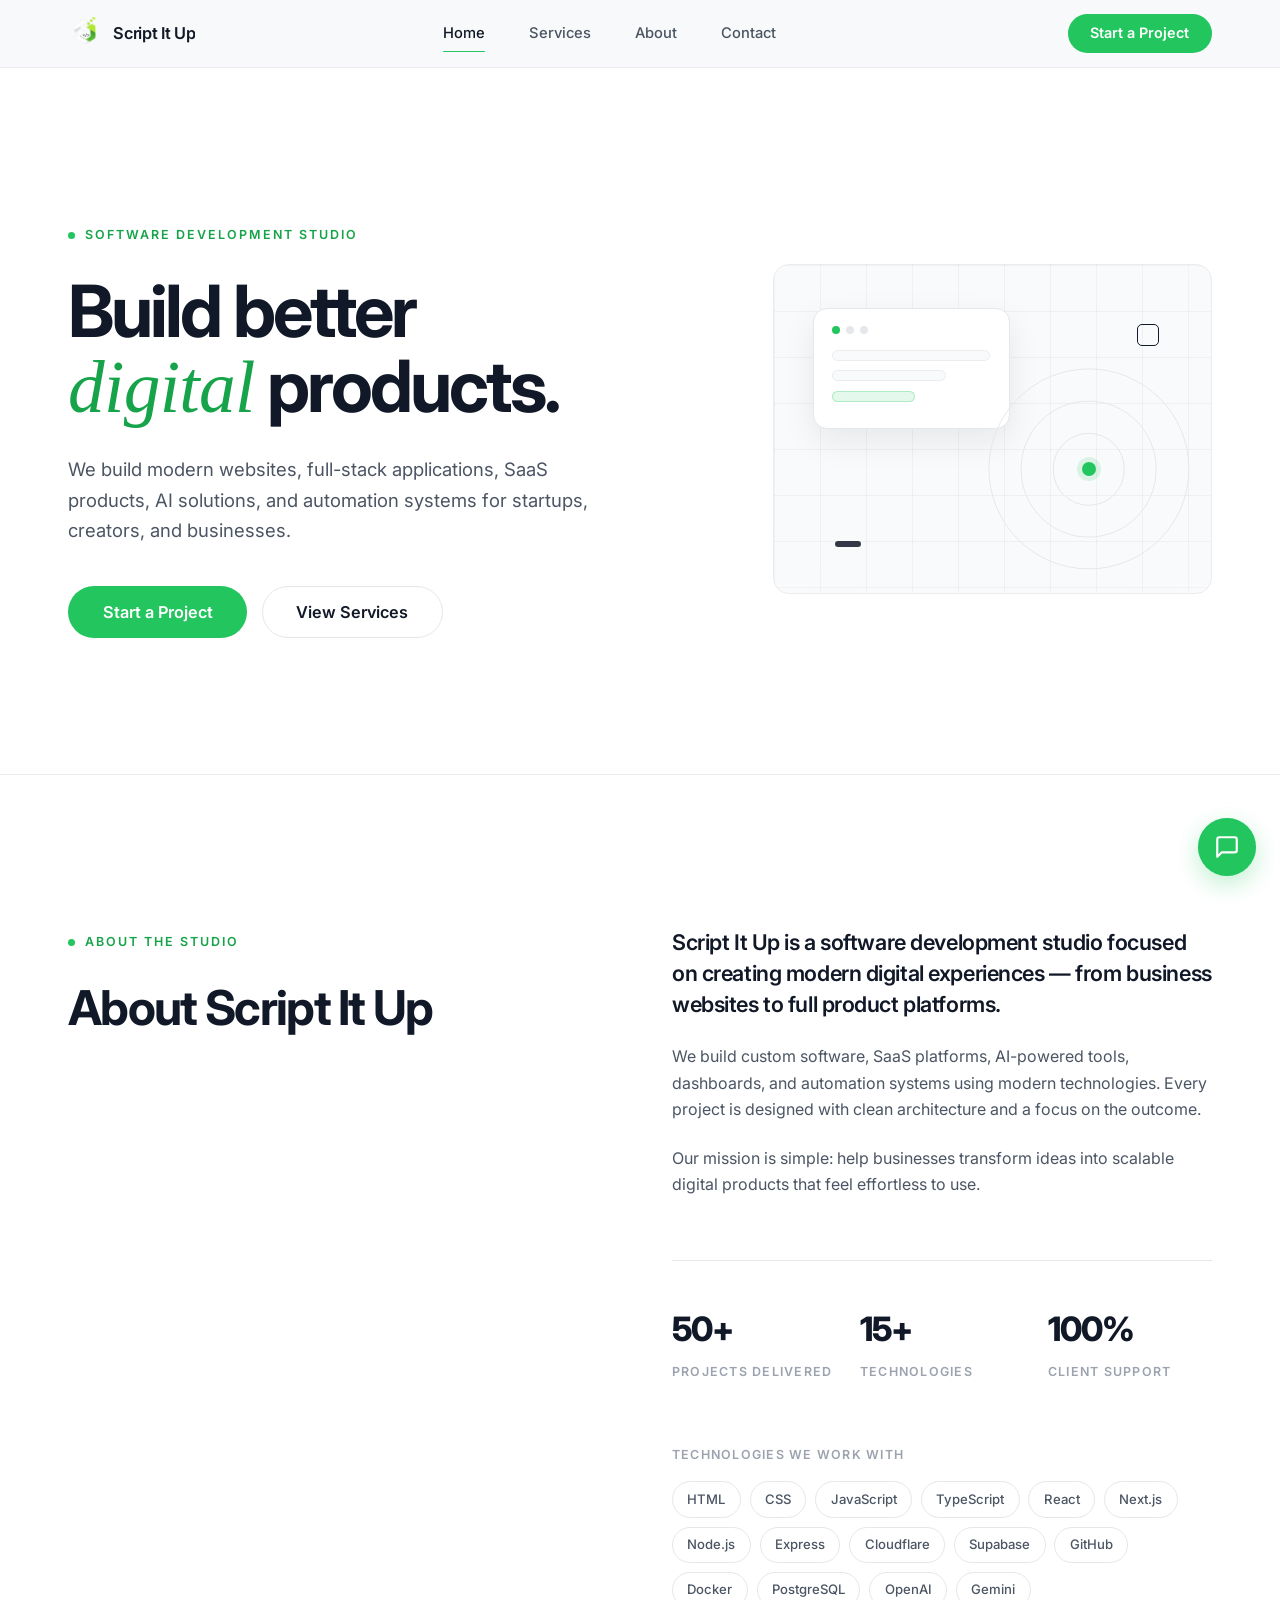
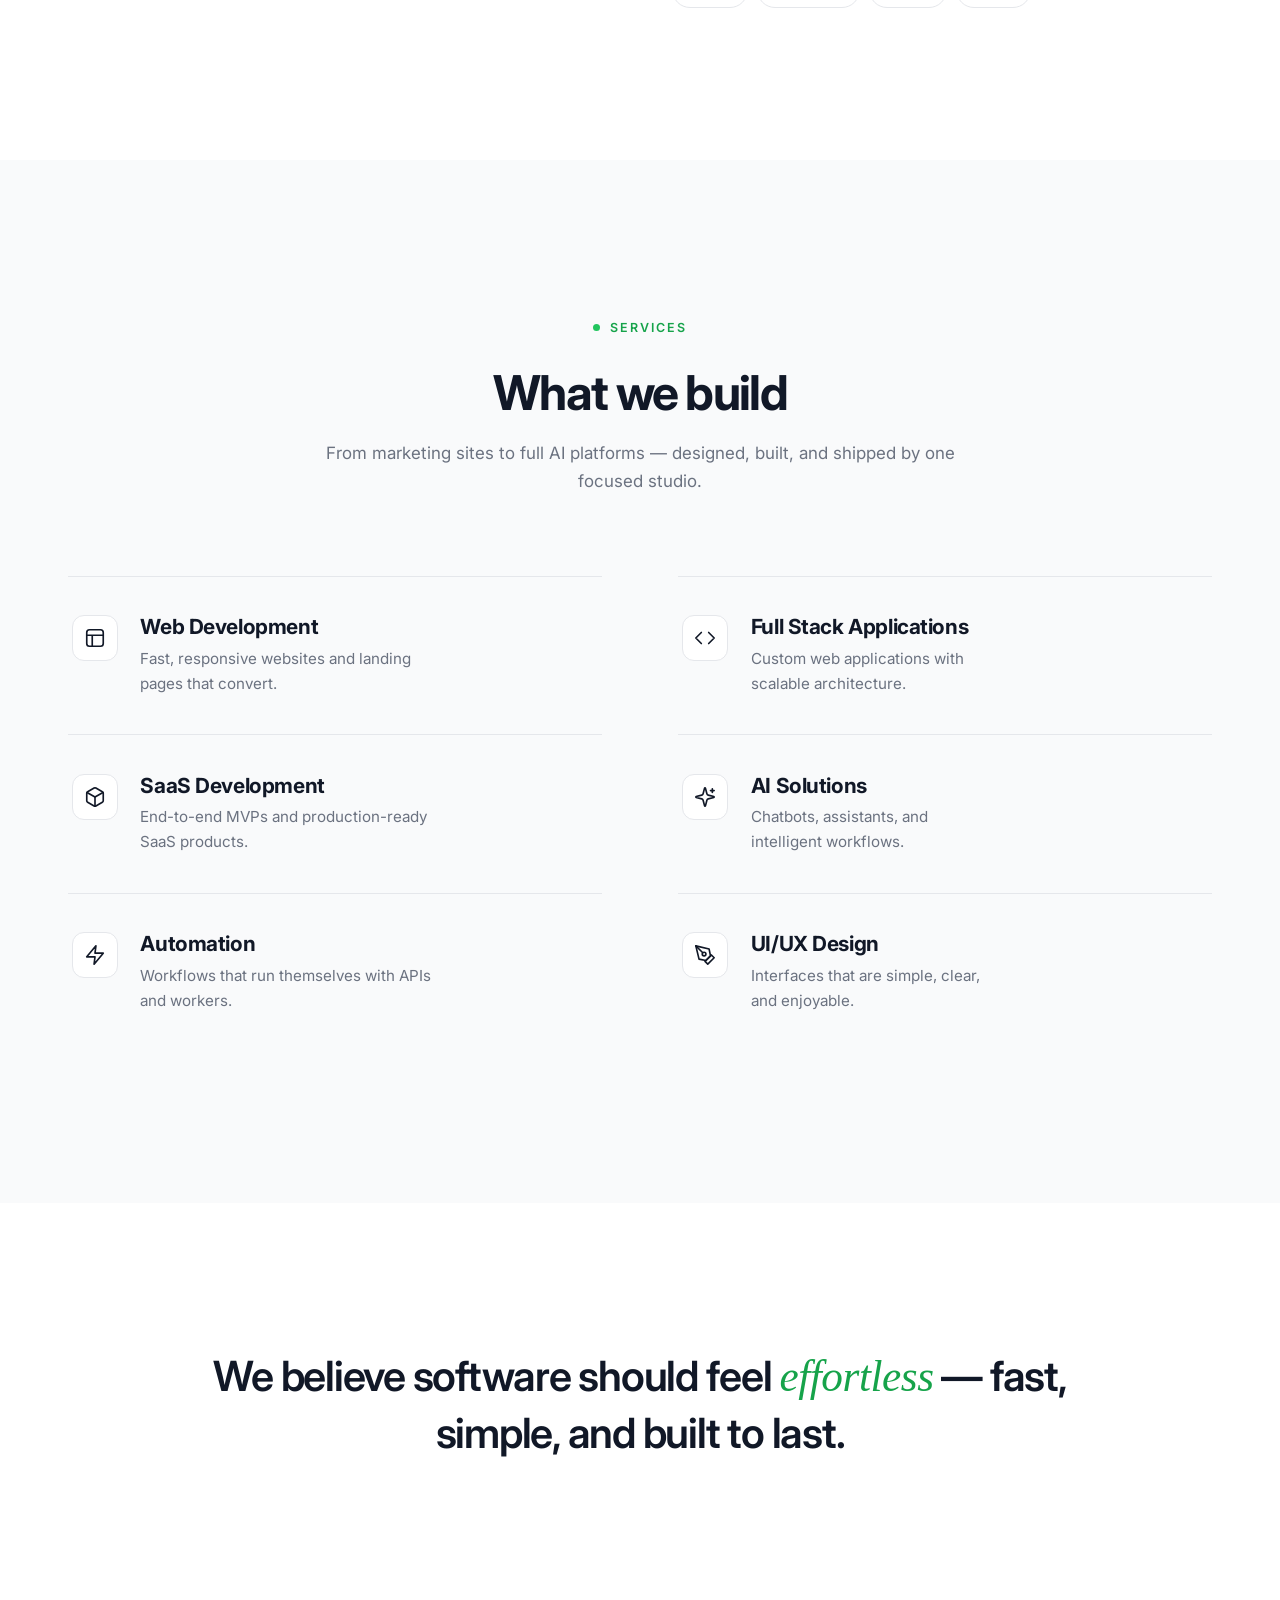
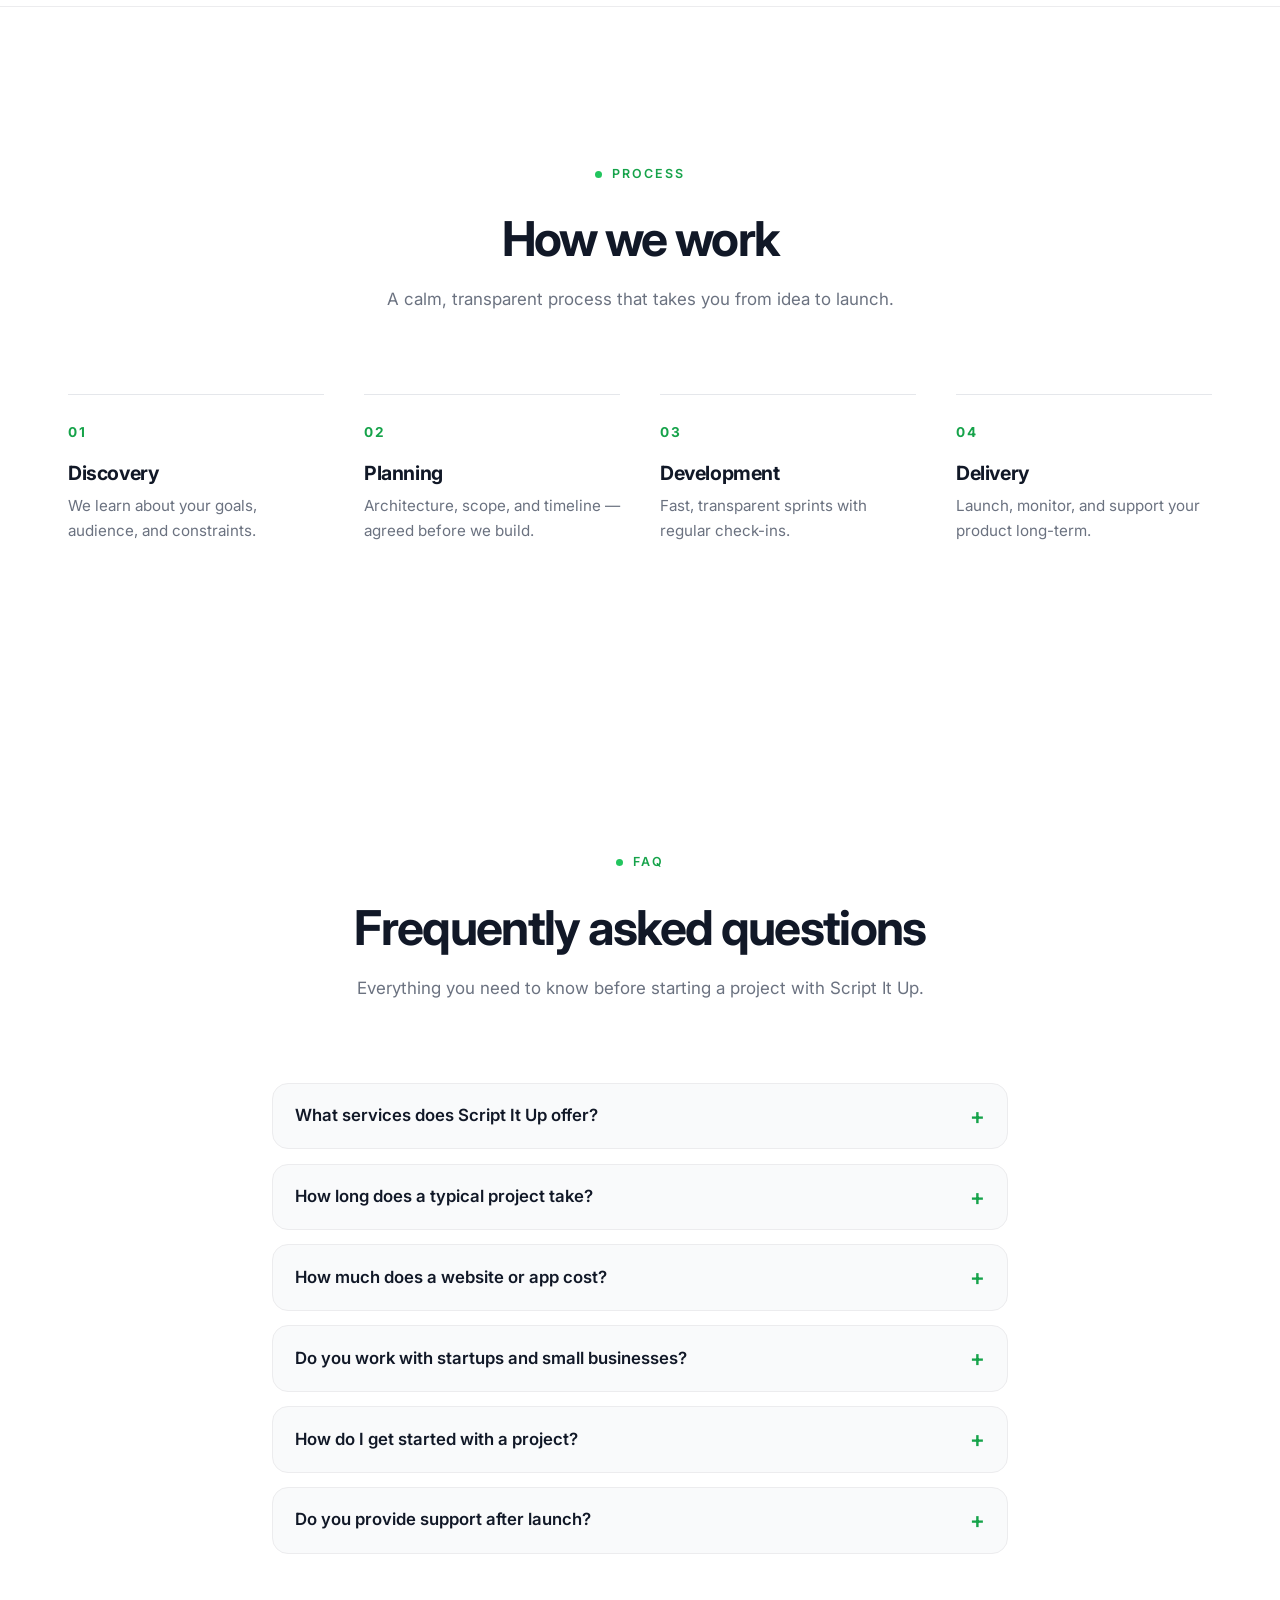
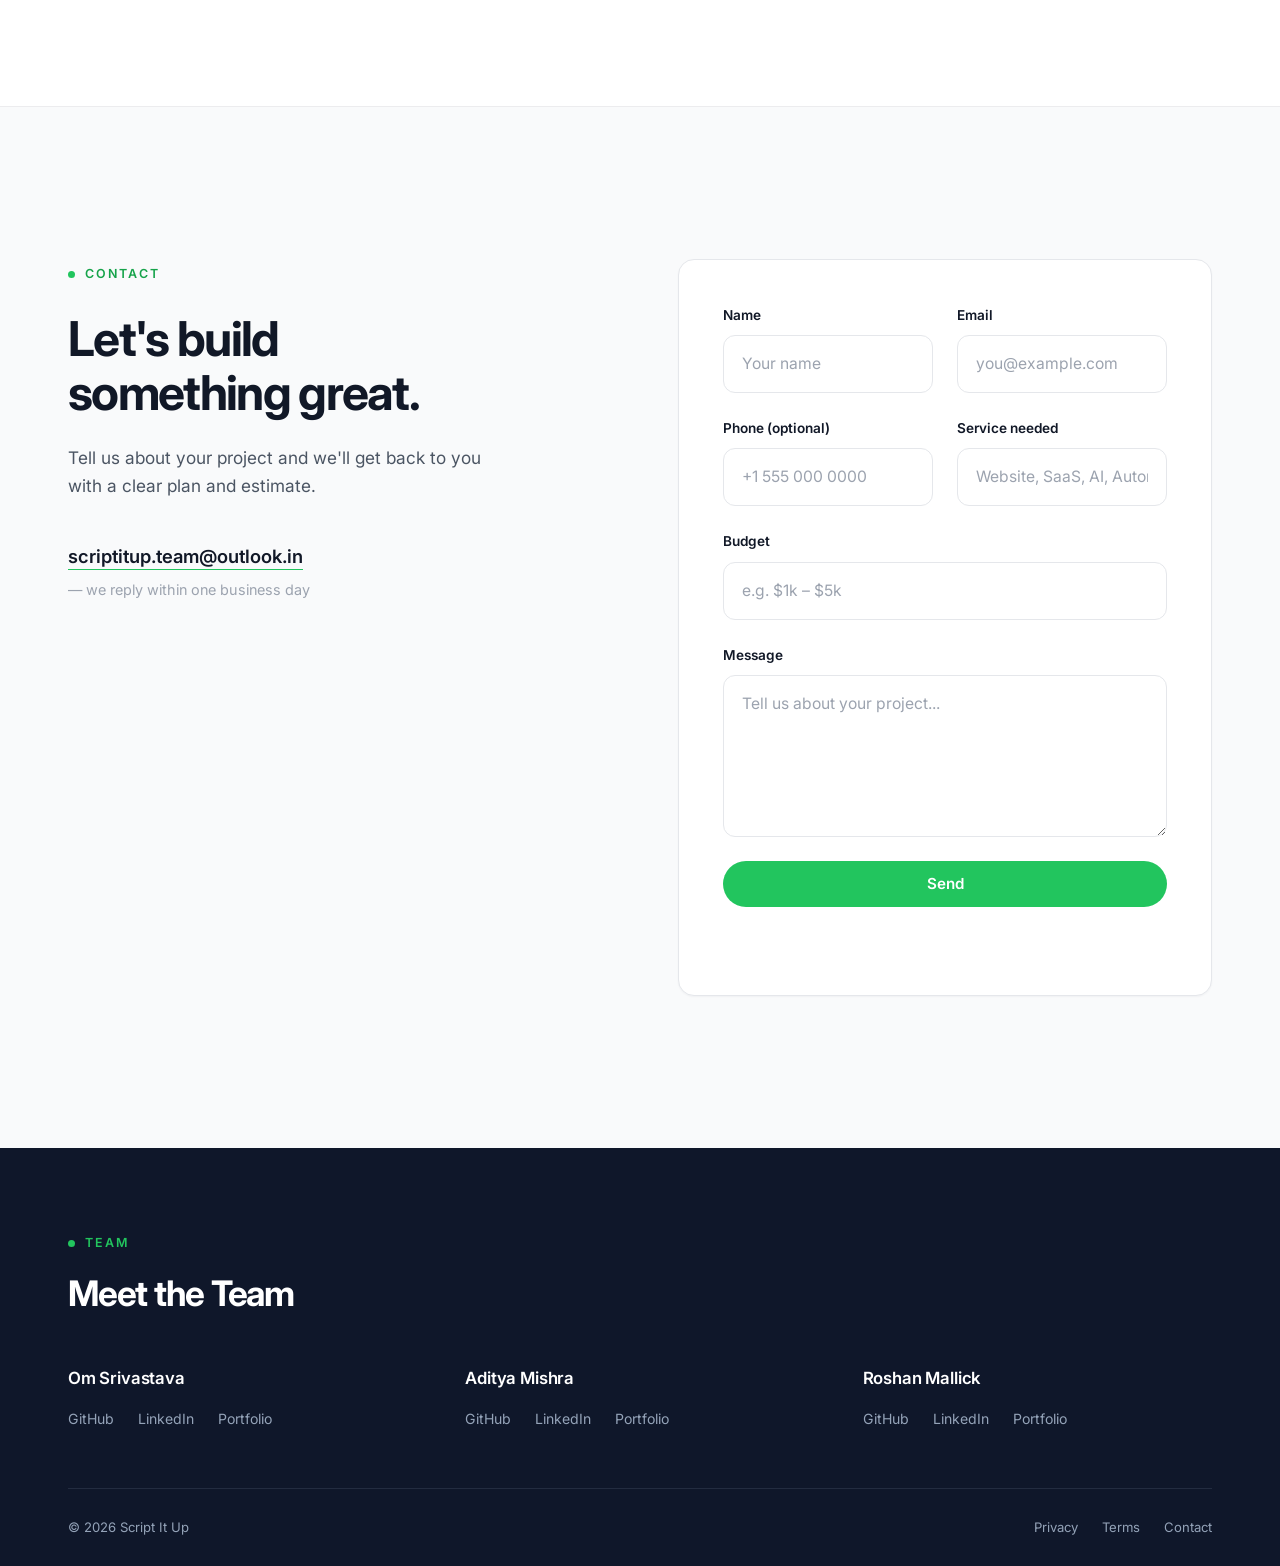
<file: index.html>
<!DOCTYPE html>
<html lang="en">
<head>
    <meta charset="UTF-8">
    <meta name="viewport" content="width=device-width, initial-scale=1.0">
    <meta name="description" content="Script It Up is a software development studio building modern websites, full-stack applications, SaaS platforms, AI solutions, and automation systems.">
    <meta name="author" content="Script It Up">
    <meta name="robots" content="index, follow">
    <meta name="theme-color" content="#0F172A">
    <meta name="color-scheme" content="light">

    <title>Script It Up — Software Development Studio</title>

    <link rel="icon" type="image/svg+xml" href="assets/favicon.svg">
    <link rel="icon" type="image/x-icon" href="assets/favicon.ico">
    <link rel="shortcut icon" href="assets/favicon.ico">
    <link rel="apple-touch-icon" href="assets/apple-touch-icon.png">
    <link rel="canonical" href="https://scriptitup.github.io/">
    <link rel="sitemap" type="application/xml" title="Sitemap" href="sitemap.xml">

    <script type="application/ld+json">
    {
      "@context": "https://schema.org",
      "@graph": [
        {
          "@type": "Organization",
          "@id": "https://scriptitup.github.io/#organization",
          "name": "Script It Up",
          "url": "https://scriptitup.github.io/",
          "email": "scriptitup.team@outlook.in",
          "description": "Script It Up is a software development studio building modern websites, full-stack applications, SaaS platforms, AI solutions, and automation systems.",
          "logo": {
            "@type": "ImageObject",
            "url": "https://scriptitup.github.io/assets/logo.png",
            "width": 512,
            "height": 512
          }
        },
        {
          "@type": "WebSite",
          "@id": "https://scriptitup.github.io/#website",
          "url": "https://scriptitup.github.io/",
          "name": "Script It Up",
          "publisher": { "@id": "https://scriptitup.github.io/#organization" }
        },
        {
          "@type": "FAQPage",
          "@id": "https://scriptitup.github.io/#faq",
          "mainEntity": [
            {
              "@type": "Question",
              "name": "What services does Script It Up offer?",
              "acceptedAnswer": {
                "@type": "Answer",
                "text": "We build modern websites and landing pages, full-stack web applications, SaaS products, AI-powered solutions such as chatbots and assistants, and custom automation workflows. We also provide UI/UX design."
              }
            },
            {
              "@type": "Question",
              "name": "How long does a typical project take?",
              "acceptedAnswer": {
                "@type": "Answer",
                "text": "It depends on the scope. A marketing website typically takes 1–3 weeks, while a full-stack application or SaaS MVP can take 4–12 weeks. We agree on a clear timeline before work begins."
              }
            },
            {
              "@type": "Question",
              "name": "How much does a website or app cost?",
              "acceptedAnswer": {
                "@type": "Answer",
                "text": "Pricing is based on the scope and complexity of each project. Share your requirements through our contact form and we will respond with a clear plan and estimate."
              }
            },
            {
              "@type": "Question",
              "name": "Do you work with startups and small businesses?",
              "acceptedAnswer": {
                "@type": "Answer",
                "text": "Yes. Most of our work is for startups, creators, and small businesses that need a reliable technical partner to bring ideas to production."
              }
            },
            {
              "@type": "Question",
              "name": "How do I get started with a project?",
              "acceptedAnswer": {
                "@type": "Answer",
                "text": "Send us a message through the contact form with a short description of your project. We reply within one business day with a clear plan and estimate."
              }
            },
            {
              "@type": "Question",
              "name": "Do you provide support after launch?",
              "acceptedAnswer": {
                "@type": "Answer",
                "text": "Yes. Every project ships with a support period, and we offer ongoing maintenance, monitoring, and feature work after launch."
              }
            }
          ]
        }
      ]
    }
    </script>

    <meta property="og:type" content="website">
    <meta property="og:site_name" content="Script It Up">
    <meta property="og:title" content="Script It Up — Software Development Studio">
    <meta property="og:description" content="We build modern websites, full-stack applications, SaaS platforms, AI solutions, and automation systems.">
    <meta property="og:url" content="https://scriptitup.github.io/">
    <meta property="og:image" content="https://scriptitup.github.io/assets/logo.png">

    <meta name="twitter:card" content="summary_large_image">
    <meta name="twitter:title" content="Script It Up — Software Development Studio">
    <meta name="twitter:description" content="We build modern websites, full-stack applications, SaaS platforms, AI solutions, and automation systems.">
    <meta name="twitter:image" content="https://scriptitup.github.io/assets/logo.png">

    <link rel="preconnect" href="https://fonts.googleapis.com">
    <link rel="preconnect" href="https://fonts.gstatic.com" crossorigin>
    <link href="https://fonts.googleapis.com/css2?family=Inter:wght@400;500;600;700;800&display=swap" rel="stylesheet">
    <link rel="stylesheet" href="style.css">
    <link rel="stylesheet" href="chat/chat.css">
    <noscript><style>.reveal{opacity:1;transform:none}</style></noscript>
</head>
<body>
    <a class="skip-link" href="#main">Skip to content</a>

    <header class="site-header" id="site-header">
        <nav class="nav container" aria-label="Main navigation">
            <a class="brand" href="#home" aria-label="Script It Up home">
                <img class="brand-logo" src="assets/logo-mark.png" alt="" width="36" height="36">
                <span class="brand-name">Script It Up</span>
            </a>

            <ul class="nav-links" id="nav-links">
                <li><a class="nav-link" href="#home">Home</a></li>
                <li><a class="nav-link" href="#services">Services</a></li>
                <li><a class="nav-link" href="#about">About</a></li>
                <li><a class="nav-link" href="#contact">Contact</a></li>
                <li><a class="btn btn-primary nav-cta-mobile" href="#contact">Start a Project</a></li>
            </ul>

            <a class="btn btn-primary nav-cta" href="#contact">Start a Project</a>

            <button class="nav-toggle" id="nav-toggle" type="button" aria-expanded="false" aria-controls="nav-links" aria-label="Toggle navigation menu">
                <span class="nav-toggle-bar"></span>
                <span class="nav-toggle-bar"></span>
                <span class="nav-toggle-bar"></span>
            </button>
        </nav>
    </header>

    <main id="main">
        <!-- HERO -->
        <section class="hero" id="home">
            <div class="container hero-grid">
                <div class="hero-content">
                    <p class="eyebrow reveal">Software Development Studio</p>
                    <h1 class="hero-title">
                        <span>Build better</span>
                        <span><em class="serif">digital</em> products.</span>
                    </h1>
                    <p class="hero-subtitle reveal">We build modern websites, full-stack applications, SaaS products, AI solutions, and automation systems for startups, creators, and businesses.</p>
                    <div class="hero-actions reveal">
                        <a class="btn btn-primary btn-lg" href="#contact">Start a Project</a>
                        <a class="btn btn-ghost btn-lg" href="#services">View Services</a>
                    </div>
                </div>

                <div class="hero-visual" aria-hidden="true">
                    <div class="visual-canvas">
                        <span class="vc-grid"></span>

                        <div class="vc-window">
                            <span class="vc-dots" aria-hidden="true"><i></i><i></i><i></i></span>
                            <span class="vc-line"></span>
                            <span class="vc-line vc-line-short"></span>
                            <span class="vc-line vc-line-green"></span>
                        </div>

                        <div class="vc-rings">
                            <span class="ring ring-1"></span>
                            <span class="ring ring-2"></span>
                            <span class="ring ring-3"></span>
                            <span class="ring-dot"></span>
                        </div>

                        <span class="vc-square"></span>
                        <span class="vc-bar"></span>
                    </div>
                </div>
            </div>
        </section>

        <!-- ABOUT -->
        <section class="section about" id="about">
            <div class="container about-grid">
                <div class="about-intro">
                    <p class="eyebrow reveal">About the studio</p>
                    <h2 class="section-title reveal">About Script It Up</h2>
                </div>

                <div class="about-body">
                    <p class="about-lead reveal">Script It Up is a software development studio focused on creating modern digital experiences — from business websites to full product platforms.</p>
                    <p class="reveal">We build custom software, SaaS platforms, AI-powered tools, dashboards, and automation systems using modern technologies. Every project is designed with clean architecture and a focus on the outcome.</p>
                    <p class="reveal">Our mission is simple: help businesses transform ideas into scalable digital products that feel effortless to use.</p>

                    <div class="about-metrics reveal">
                        <div class="metric">
                            <span class="metric-number">50+</span>
                            <span class="metric-label">Projects delivered</span>
                        </div>
                        <div class="metric">
                            <span class="metric-number">15+</span>
                            <span class="metric-label">Technologies</span>
                        </div>
                        <div class="metric">
                            <span class="metric-number">100%</span>
                            <span class="metric-label">Client support</span>
                        </div>
                    </div>

                    <div class="about-tech reveal">
                        <p class="about-tech-label">Technologies we work with</p>
                        <ul class="tech-list">
                            <li>HTML</li>
                            <li>CSS</li>
                            <li>JavaScript</li>
                            <li>TypeScript</li>
                            <li>React</li>
                            <li>Next.js</li>
                            <li>Node.js</li>
                            <li>Express</li>
                            <li>Cloudflare</li>
                            <li>Supabase</li>
                            <li>GitHub</li>
                            <li>Docker</li>
                            <li>PostgreSQL</li>
                            <li>OpenAI</li>
                            <li>Gemini</li>
                        </ul>
                    </div>
                </div>
            </div>
        </section>

        <!-- SERVICES -->
        <section class="section services" id="services">
            <div class="container">
                <div class="section-head">
                    <p class="eyebrow reveal">Services</p>
                    <h2 class="section-title reveal">What we build</h2>
                    <p class="section-sub reveal">From marketing sites to full AI platforms — designed, built, and shipped by one focused studio.</p>
                </div>

                <ul class="services-grid">
                    <li class="service-item reveal">
                        <div class="service-icon">
                            <svg viewBox="0 0 24 24" fill="none" stroke="currentColor" stroke-width="1.8" stroke-linecap="round" stroke-linejoin="round" aria-hidden="true"><rect width="18" height="18" x="3" y="3" rx="3"/><path d="M3 9h18M9 21V9"/></svg>
                        </div>
                        <div class="service-copy">
                            <h3>Web Development</h3>
                            <p>Fast, responsive websites and landing pages that convert.</p>
                        </div>
                        <span class="service-arrow" aria-hidden="true">→</span>
                    </li>

                    <li class="service-item reveal" style="--d:.05s">
                        <div class="service-icon">
                            <svg viewBox="0 0 24 24" fill="none" stroke="currentColor" stroke-width="1.8" stroke-linecap="round" stroke-linejoin="round" aria-hidden="true"><path d="m16 18 6-6-6-6M8 6l-6 6 6 6"/></svg>
                        </div>
                        <div class="service-copy">
                            <h3>Full Stack Applications</h3>
                            <p>Custom web applications with scalable architecture.</p>
                        </div>
                        <span class="service-arrow" aria-hidden="true">→</span>
                    </li>

                    <li class="service-item reveal">
                        <div class="service-icon">
                            <svg viewBox="0 0 24 24" fill="none" stroke="currentColor" stroke-width="1.8" stroke-linecap="round" stroke-linejoin="round" aria-hidden="true"><path d="M21 8a2 2 0 0 0-1-1.73l-7-4a2 2 0 0 0-2 0l-7 4A2 2 0 0 0 3 8v8a2 2 0 0 0 1 1.73l7 4a2 2 0 0 0 2 0l7-4A2 2 0 0 0 21 16Z"/><path d="m3.3 7 8.7 5 8.7-5"/><path d="M12 22V12"/></svg>
                        </div>
                        <div class="service-copy">
                            <h3>SaaS Development</h3>
                            <p>End-to-end MVPs and production-ready SaaS products.</p>
                        </div>
                        <span class="service-arrow" aria-hidden="true">→</span>
                    </li>

                    <li class="service-item reveal" style="--d:.05s">
                        <div class="service-icon">
                            <svg viewBox="0 0 24 24" fill="none" stroke="currentColor" stroke-width="1.8" stroke-linecap="round" stroke-linejoin="round" aria-hidden="true"><path d="M9.937 15.5A2 2 0 0 0 8.5 14.063l-6.135-1.582a.5.5 0 0 1 0-.962L8.5 9.936A2 2 0 0 0 9.937 8.5l1.582-6.135a.5.5 0 0 1 .963 0L14.063 8.5A2 2 0 0 0 15.5 9.937l6.135 1.581a.5.5 0 0 1 0 .964L15.5 14.063a2 2 0 0 0-1.437 1.437l-1.582 6.135a.5.5 0 0 1-.963 0z"/><path d="M20 3v4M22 5h-4"/></svg>
                        </div>
                        <div class="service-copy">
                            <h3>AI Solutions</h3>
                            <p>Chatbots, assistants, and intelligent workflows.</p>
                        </div>
                        <span class="service-arrow" aria-hidden="true">→</span>
                    </li>

                    <li class="service-item reveal">
                        <div class="service-icon">
                            <svg viewBox="0 0 24 24" fill="none" stroke="currentColor" stroke-width="1.8" stroke-linecap="round" stroke-linejoin="round" aria-hidden="true"><path d="M13 2 3 14h9l-1 8 10-12h-9l1-8z"/></svg>
                        </div>
                        <div class="service-copy">
                            <h3>Automation</h3>
                            <p>Workflows that run themselves with APIs and workers.</p>
                        </div>
                        <span class="service-arrow" aria-hidden="true">→</span>
                    </li>

                    <li class="service-item reveal" style="--d:.05s">
                        <div class="service-icon">
                            <svg viewBox="0 0 24 24" fill="none" stroke="currentColor" stroke-width="1.8" stroke-linecap="round" stroke-linejoin="round" aria-hidden="true"><path d="m12 19 7-7 3 3-7 7-3-3z"/><path d="m18 13-1.5-7.5L2 2l3.5 14.5L13 18l5-5z"/><path d="m2 2 7.586 7.586"/><circle cx="11" cy="11" r="2"/></svg>
                        </div>
                        <div class="service-copy">
                            <h3>UI/UX Design</h3>
                            <p>Interfaces that are simple, clear, and enjoyable.</p>
                        </div>
                        <span class="service-arrow" aria-hidden="true">→</span>
                    </li>
                </ul>
            </div>
        </section>

        <!-- STATEMENT -->
        <section class="statement">
            <div class="container">
                <p class="statement-text reveal">We believe software should feel <em class="serif">effortless</em> — fast, simple, and built to last.</p>
            </div>
        </section>

        <!-- PROCESS -->
        <section class="section process" id="process">
            <div class="container">
                <div class="section-head">
                    <p class="eyebrow reveal">Process</p>
                    <h2 class="section-title reveal">How we work</h2>
                    <p class="section-sub reveal">A calm, transparent process that takes you from idea to launch.</p>
                </div>

                <ol class="process-grid">
                    <li class="process-step reveal">
                        <span class="process-number">01</span>
                        <h3>Discovery</h3>
                        <p>We learn about your goals, audience, and constraints.</p>
                    </li>
                    <li class="process-step reveal" style="--d:.05s">
                        <span class="process-number">02</span>
                        <h3>Planning</h3>
                        <p>Architecture, scope, and timeline — agreed before we build.</p>
                    </li>
                    <li class="process-step reveal" style="--d:.1s">
                        <span class="process-number">03</span>
                        <h3>Development</h3>
                        <p>Fast, transparent sprints with regular check-ins.</p>
                    </li>
                    <li class="process-step reveal" style="--d:.15s">
                        <span class="process-number">04</span>
                        <h3>Delivery</h3>
                        <p>Launch, monitor, and support your product long-term.</p>
                    </li>
                </ol>
            </div>
        </section>

        <!-- FAQ -->
        <section class="section faq" id="faq">
            <div class="container">
                <div class="section-head">
                    <p class="eyebrow reveal">FAQ</p>
                    <h2 class="section-title reveal">Frequently asked questions</h2>
                    <p class="section-sub reveal">Everything you need to know before starting a project with Script It Up.</p>
                </div>

                <div class="faq-list">
                    <details class="faq-item reveal">
                        <summary>What services does Script It Up offer?</summary>
                        <p>We build modern websites and landing pages, full-stack web applications, SaaS products, AI-powered solutions such as chatbots and assistants, and custom automation workflows. We also provide UI/UX design.</p>
                    </details>
                    <details class="faq-item reveal" style="--d:.05s">
                        <summary>How long does a typical project take?</summary>
                        <p>It depends on the scope. A marketing website typically takes 1–3 weeks, while a full-stack application or SaaS MVP can take 4–12 weeks. We agree on a clear timeline before work begins.</p>
                    </details>
                    <details class="faq-item reveal" style="--d:.1s">
                        <summary>How much does a website or app cost?</summary>
                        <p>Pricing is based on the scope and complexity of each project. Share your requirements through our contact form and we will respond with a clear plan and estimate.</p>
                    </details>
                    <details class="faq-item reveal" style="--d:.15s">
                        <summary>Do you work with startups and small businesses?</summary>
                        <p>Yes. Most of our work is for startups, creators, and small businesses that need a reliable technical partner to bring ideas to production.</p>
                    </details>
                    <details class="faq-item reveal" style="--d:.2s">
                        <summary>How do I get started with a project?</summary>
                        <p>Send us a message through the contact form with a short description of your project. We reply within one business day with a clear plan and estimate.</p>
                    </details>
                    <details class="faq-item reveal" style="--d:.25s">
                        <summary>Do you provide support after launch?</summary>
                        <p>Yes. Every project ships with a support period, and we offer ongoing maintenance, monitoring, and feature work after launch.</p>
                    </details>
                </div>
            </div>
        </section>

        <!-- CONTACT -->
        <section class="section contact" id="contact">
            <div class="container contact-grid">
                <div class="contact-intro">
                    <p class="eyebrow reveal">Contact</p>
                    <h2 class="section-title reveal">Let's build something great.</h2>
                    <p class="reveal">Tell us about your project and we'll get back to you with a clear plan and estimate.</p>
                    <p class="contact-email reveal">
                        <a href="mailto:scriptitup.team@outlook.in">scriptitup.team@outlook.in</a>
                        <span class="contact-note">— we reply within one business day</span>
                    </p>
                </div>

                <form id="contact-form" class="contact-form reveal" novalidate>
                    <div class="form-row">
                        <div class="field">
                            <label for="name">Name</label>
                            <input type="text" id="name" name="name" placeholder="Your name" required>
                        </div>

                        <div class="field">
                            <label for="email">Email</label>
                            <input type="email" id="email" name="email" placeholder="you@example.com" required>
                        </div>
                    </div>

                    <div class="form-row">
                        <div class="field">
                            <label for="phone">Phone (optional)</label>
                            <input type="tel" id="phone" name="phone" placeholder="+1 555 000 0000">
                        </div>

                        <div class="field">
                            <label for="service">Service needed</label>
                            <input type="text" id="service" name="service" placeholder="Website, SaaS, AI, Automation...">
                        </div>
                    </div>

                    <div class="field">
                        <label for="budget">Budget</label>
                        <input type="text" id="budget" name="budget" placeholder="e.g. $1k – $5k">
                    </div>

                    <div class="field">
                        <label for="message">Message</label>
                        <textarea id="message" name="message" rows="5" placeholder="Tell us about your project..." required></textarea>
                    </div>

                    <button type="submit" id="submit-btn" class="btn btn-primary btn-block">Send</button>
                    <p id="status" class="status" role="status"></p>
                </form>
            </div>
        </section>
    </main>

    <footer class="site-footer">
        <div class="container">
            <div class="footer-team-head">
                <p class="eyebrow">Team</p>
                <h2 class="footer-team-title">Meet the Team</h2>
            </div>

            <div class="team-grid">
                <div class="team-member">
                    <h3 class="team-name">Om Srivastava</h3>
                    <ul class="team-links">
                        <li><a href="https://github.com/Om-Srivastava-6" target="_blank" rel="noopener noreferrer">GitHub</a></li>
                        <li><a href="https://www.linkedin.com/in/om-srivastava-6a209429b/" target="_blank" rel="noopener noreferrer">LinkedIn</a></li>
                        <li><a href="https://om-srivastava-6.github.io/" target="_blank" rel="noopener noreferrer">Portfolio</a></li>
                    </ul>
                </div>

                <div class="team-member">
                    <h3 class="team-name">Aditya Mishra</h3>
                    <ul class="team-links">
                        <li><a href="https://github.com/AdityaMishra2007-codes" target="_blank" rel="noopener noreferrer">GitHub</a></li>
                        <li><a href="https://www.linkedin.com/in/adityamishra2006/" target="_blank" rel="noopener noreferrer">LinkedIn</a></li>
                        <li><a href="https://adityamishra2007-codes.github.io/" target="_blank" rel="noopener noreferrer">Portfolio</a></li>
                    </ul>
                </div>

                <div class="team-member">
                    <h3 class="team-name">Roshan Mallick</h3>
                    <ul class="team-links">
                        <li><a href="https://github.com/Roshan-Mallick" target="_blank" rel="noopener noreferrer">GitHub</a></li>
                        <li><a href="https://www.linkedin.com/in/roshan-mallick-2b816a2b8/" target="_blank" rel="noopener noreferrer">LinkedIn</a></li>
                        <li><a href="https://roshan-mallick.github.io/" target="_blank" rel="noopener noreferrer">Portfolio</a></li>
                    </ul>
                </div>
            </div>

            <div class="footer-bottom">
                <p>&copy; <span id="year">2026</span> Script It Up</p>
                <ul class="footer-legal">
                    <li><a href="privacy.html">Privacy</a></li>
                    <li><a href="terms.html">Terms</a></li>
                    <li><a href="contact.html">Contact</a></li>
                </ul>
            </div>
        </div>
    </footer>

    <script src="script.js"></script>

    <!-- Chat widget (UI only) -->
    <div class="chat-widget" id="chat-widget">
        <div class="chat-panel" id="chat-panel" role="dialog" aria-label="Script It Up chat assistant" aria-hidden="true">
            <header class="chat-header">
                <div class="chat-header-avatar">
                    <img src="assets/logo-mark.png" alt="">
                </div>
                <div class="chat-header-info">
                    <span class="chat-header-name">Script It Up Assistant</span>
                    <span class="chat-header-status"><span class="status-dot"></span> Online</span>
                </div>
                <button class="chat-close" id="chat-close" type="button" aria-label="Close chat">&times;</button>
            </header>

            <div class="chat-body" id="chat-body">
                <div class="chat-msg chat-msg-bot">
                    <div class="chat-msg-avatar">
                        <img src="assets/logo-mark.png" alt="">
                    </div>
                    <div class="chat-bubble">Hi! I'm the Script It Up assistant. Ask me about our services, process, or pricing — or start a project with us.</div>
                </div>
                <div class="chat-msg chat-msg-user">
                    <div class="chat-bubble">What services do you offer?</div>
                </div>
                <div class="chat-msg chat-msg-bot">
                    <div class="chat-msg-avatar">
                        <img src="assets/logo-mark.png" alt="">
                    </div>
                    <div class="chat-bubble">We build modern websites, full-stack applications, SaaS platforms, AI solutions, automation systems, and UI/UX design.</div>
                </div>
            </div>

            <div class="chat-suggestions">
                <button class="chat-chip" type="button">Services</button>
                <button class="chat-chip" type="button">Pricing</button>
                <button class="chat-chip" type="button">Get a quote</button>
            </div>

            <form class="chat-form" id="chat-form">
                <input class="chat-input" id="chat-input" type="text" placeholder="Ask about Script It Up..." autocomplete="off" aria-label="Your message">
                <button class="chat-send" type="submit" aria-label="Send message">
                    <svg viewBox="0 0 24 24" fill="none" stroke="currentColor" stroke-width="2" stroke-linecap="round" stroke-linejoin="round" aria-hidden="true"><path d="m22 2-7 20-4-9-9-4Z"/><path d="M22 2 11 13"/></svg>
                </button>
            </form>
        </div>

        <button class="chat-launcher" id="chat-launcher" type="button" aria-label="Open chat" aria-expanded="false" aria-controls="chat-panel">
            <span class="chat-launcher-pulse"></span>
            <svg class="chat-launcher-icon" viewBox="0 0 24 24" fill="none" stroke="currentColor" stroke-width="2" stroke-linecap="round" stroke-linejoin="round" aria-hidden="true"><path d="M21 15a2 2 0 0 1-2 2H7l-4 4V5a2 2 0 0 1 2-2h14a2 2 0 0 1 2 2z"/></svg>
            <svg class="chat-launcher-close" viewBox="0 0 24 24" fill="none" stroke="currentColor" stroke-width="2" stroke-linecap="round" stroke-linejoin="round" aria-hidden="true"><path d="M18 6 6 18M6 6l12 12"/></svg>
        </button>
    </div>

    <script src="chat/chat.js"></script>
</body>
</html>
</file>
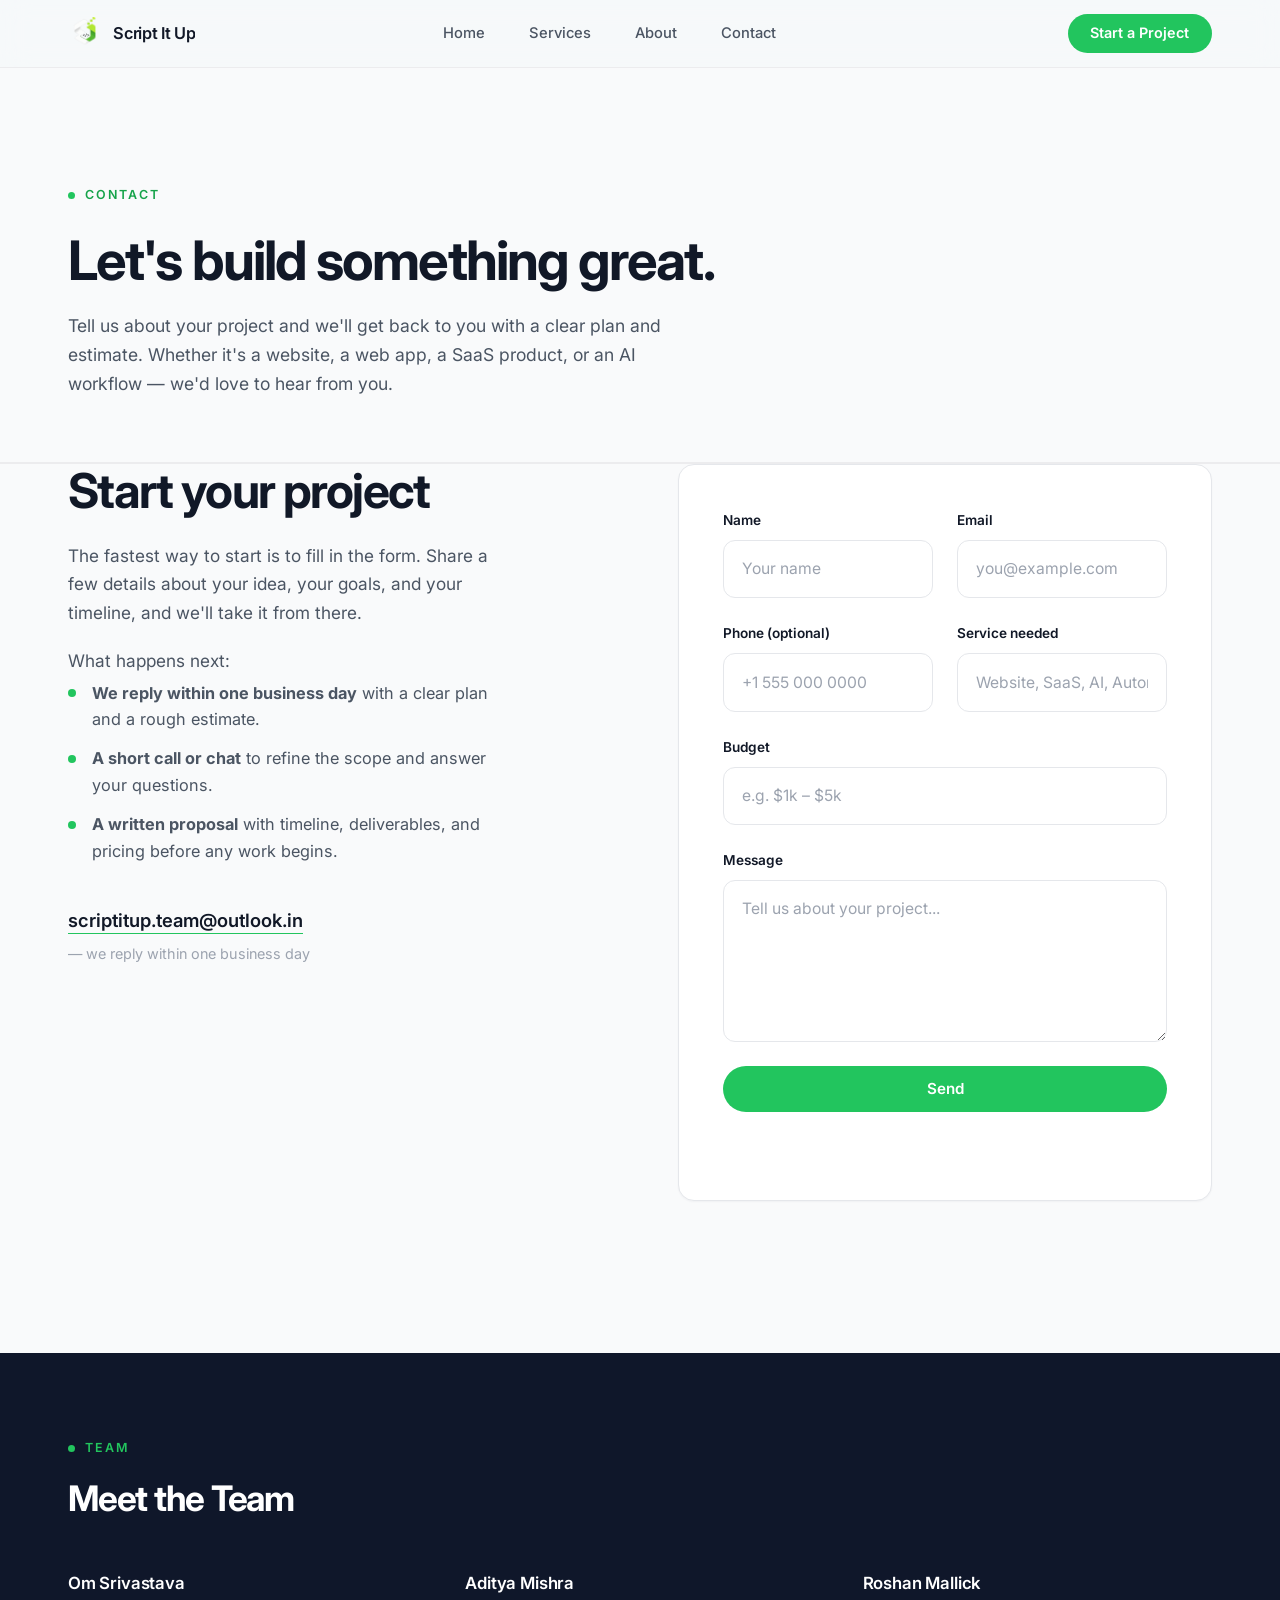
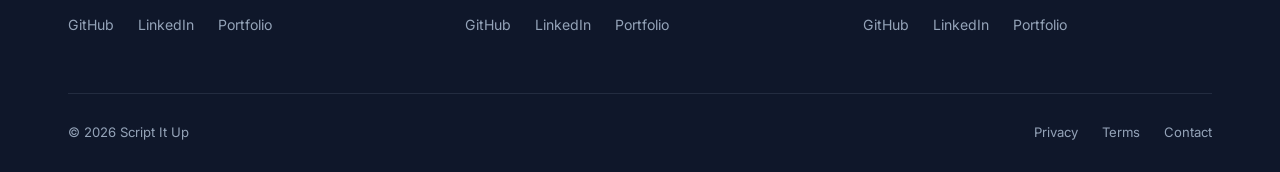
<file: contact.html>
<!DOCTYPE html>
<html lang="en">
<head>
    <meta charset="UTF-8">
    <meta name="viewport" content="width=device-width, initial-scale=1.0">
    <meta name="description" content="Contact Script It Up — tell us about your project and we'll get back to you with a clear plan and estimate.">
    <meta name="author" content="Script It Up">
    <meta name="robots" content="index, follow">
    <meta name="theme-color" content="#0F172A">
    <meta name="color-scheme" content="light">

    <title>Contact — Script It Up</title>

    <link rel="icon" type="image/svg+xml" href="assets/favicon.svg">
    <link rel="icon" type="image/x-icon" href="assets/favicon.ico">
    <link rel="shortcut icon" href="assets/favicon.ico">
    <link rel="apple-touch-icon" href="assets/apple-touch-icon.png">
    <link rel="canonical" href="https://scriptitup.github.io/contact.html">
    <link rel="sitemap" type="application/xml" title="Sitemap" href="sitemap.xml">

    <meta property="og:type" content="website">
    <meta property="og:site_name" content="Script It Up">
    <meta property="og:title" content="Contact — Script It Up">
    <meta property="og:description" content="Tell us about your project and we'll get back to you with a clear plan and estimate.">
    <meta property="og:url" content="https://scriptitup.github.io/contact.html">
    <meta property="og:image" content="https://scriptitup.github.io/assets/logo.png">

    <meta name="twitter:card" content="summary_large_image">
    <meta name="twitter:title" content="Contact — Script It Up">
    <meta name="twitter:description" content="Tell us about your project and we'll get back to you with a clear plan and estimate.">
    <meta name="twitter:image" content="https://scriptitup.github.io/assets/logo.png">

    <link rel="preconnect" href="https://fonts.googleapis.com">
    <link rel="preconnect" href="https://fonts.gstatic.com" crossorigin>
    <link href="https://fonts.googleapis.com/css2?family=Inter:wght@400;500;600;700;800&display=swap" rel="stylesheet">
    <link rel="stylesheet" href="style.css">
    <noscript><style>.reveal{opacity:1;transform:none}</style></noscript>
</head>
<body>
    <a class="skip-link" href="#main">Skip to content</a>

    <header class="site-header" id="site-header">
        <nav class="nav container" aria-label="Main navigation">
            <a class="brand" href="./" aria-label="Script It Up home">
                <img class="brand-logo" src="assets/logo-mark.png" alt="" width="36" height="36">
                <span class="brand-name">Script It Up</span>
            </a>

            <ul class="nav-links" id="nav-links">
                <li><a class="nav-link" href="./#home">Home</a></li>
                <li><a class="nav-link" href="./#services">Services</a></li>
                <li><a class="nav-link" href="./#about">About</a></li>
                <li><a class="nav-link" href="contact.html" aria-current="page">Contact</a></li>
                <li><a class="btn btn-primary nav-cta-mobile" href="contact.html">Start a Project</a></li>
            </ul>

            <a class="btn btn-primary nav-cta" href="contact.html">Start a Project</a>

            <button class="nav-toggle" id="nav-toggle" type="button" aria-expanded="false" aria-controls="nav-links" aria-label="Toggle navigation menu">
                <span class="nav-toggle-bar"></span>
                <span class="nav-toggle-bar"></span>
                <span class="nav-toggle-bar"></span>
            </button>
        </nav>
    </header>

    <main id="main">
        <section class="page-hero">
            <div class="container">
                <p class="eyebrow reveal">Contact</p>
                <h1 class="page-title reveal">Let's build something great.</h1>
                <p class="page-lead reveal">Tell us about your project and we'll get back to you with a clear plan and estimate. Whether it's a website, a web app, a SaaS product, or an AI workflow — we'd love to hear from you.</p>
            </div>
        </section>

        <section class="page-contact">
            <div class="container contact-grid">
                <div class="contact-intro">
                    <h2 class="section-title reveal">Start your project</h2>
                    <p class="page-lead reveal">The fastest way to start is to fill in the form. Share a few details about your idea, your goals, and your timeline, and we'll take it from there.</p>
                    <p class="page-lead reveal">What happens next:</p>
                    <ul class="contact-process">
                        <li><strong>We reply within one business day</strong> with a clear plan and a rough estimate.</li>
                        <li><strong>A short call or chat</strong> to refine the scope and answer your questions.</li>
                        <li><strong>A written proposal</strong> with timeline, deliverables, and pricing before any work begins.</li>
                    </ul>

                    <p class="contact-email reveal">
                        <a href="mailto:scriptitup.team@outlook.in">scriptitup.team@outlook.in</a>
                        <span class="contact-note">— we reply within one business day</span>
                    </p>
                </div>

                <form id="contact-form" class="contact-form reveal" novalidate>
                    <div class="form-row">
                        <div class="field">
                            <label for="name">Name</label>
                            <input type="text" id="name" name="name" placeholder="Your name" required>
                        </div>

                        <div class="field">
                            <label for="email">Email</label>
                            <input type="email" id="email" name="email" placeholder="you@example.com" required>
                        </div>
                    </div>

                    <div class="form-row">
                        <div class="field">
                            <label for="phone">Phone (optional)</label>
                            <input type="tel" id="phone" name="phone" placeholder="+1 555 000 0000">
                        </div>

                        <div class="field">
                            <label for="service">Service needed</label>
                            <input type="text" id="service" name="service" placeholder="Website, SaaS, AI, Automation...">
                        </div>
                    </div>

                    <div class="field">
                        <label for="budget">Budget</label>
                        <input type="text" id="budget" name="budget" placeholder="e.g. $1k – $5k">
                    </div>

                    <div class="field">
                        <label for="message">Message</label>
                        <textarea id="message" name="message" rows="5" placeholder="Tell us about your project..." required></textarea>
                    </div>

                    <button type="submit" id="submit-btn" class="btn btn-primary btn-block">Send</button>
                    <p id="status" class="status" role="status"></p>
                </form>
            </div>
        </section>
    </main>

    <footer class="site-footer">
        <div class="container">
            <div class="footer-team-head">
                <p class="eyebrow">Team</p>
                <h2 class="footer-team-title">Meet the Team</h2>
            </div>

            <div class="team-grid">
                <div class="team-member">
                    <h3 class="team-name">Om Srivastava</h3>
                    <ul class="team-links">
                        <li><a href="https://github.com/Om-Srivastava-6" target="_blank" rel="noopener noreferrer">GitHub</a></li>
                        <li><a href="https://www.linkedin.com/in/om-srivastava-6a209429b/" target="_blank" rel="noopener noreferrer">LinkedIn</a></li>
                        <li><a href="https://om-srivastava-6.github.io/" target="_blank" rel="noopener noreferrer">Portfolio</a></li>
                    </ul>
                </div>

                <div class="team-member">
                    <h3 class="team-name">Aditya Mishra</h3>
                    <ul class="team-links">
                        <li><a href="https://github.com/AdityaMishra2007-codes" target="_blank" rel="noopener noreferrer">GitHub</a></li>
                        <li><a href="https://www.linkedin.com/in/adityamishra2006/" target="_blank" rel="noopener noreferrer">LinkedIn</a></li>
                        <li><a href="https://adityamishra2007-codes.github.io/" target="_blank" rel="noopener noreferrer">Portfolio</a></li>
                    </ul>
                </div>

                <div class="team-member">
                    <h3 class="team-name">Roshan Mallick</h3>
                    <ul class="team-links">
                        <li><a href="https://github.com/Roshan-Mallick" target="_blank" rel="noopener noreferrer">GitHub</a></li>
                        <li><a href="https://www.linkedin.com/in/roshan-mallick-2b816a2b8/" target="_blank" rel="noopener noreferrer">LinkedIn</a></li>
                        <li><a href="https://roshan-mallick.github.io/" target="_blank" rel="noopener noreferrer">Portfolio</a></li>
                    </ul>
                </div>
            </div>

            <div class="footer-bottom">
                <p>&copy; <span id="year">2026</span> Script It Up</p>
                <ul class="footer-legal">
                    <li><a href="privacy.html">Privacy</a></li>
                    <li><a href="terms.html">Terms</a></li>
                    <li><a href="contact.html">Contact</a></li>
                </ul>
            </div>
        </div>
    </footer>

    <script src="script.js"></script>
</body>
</html>
</file>
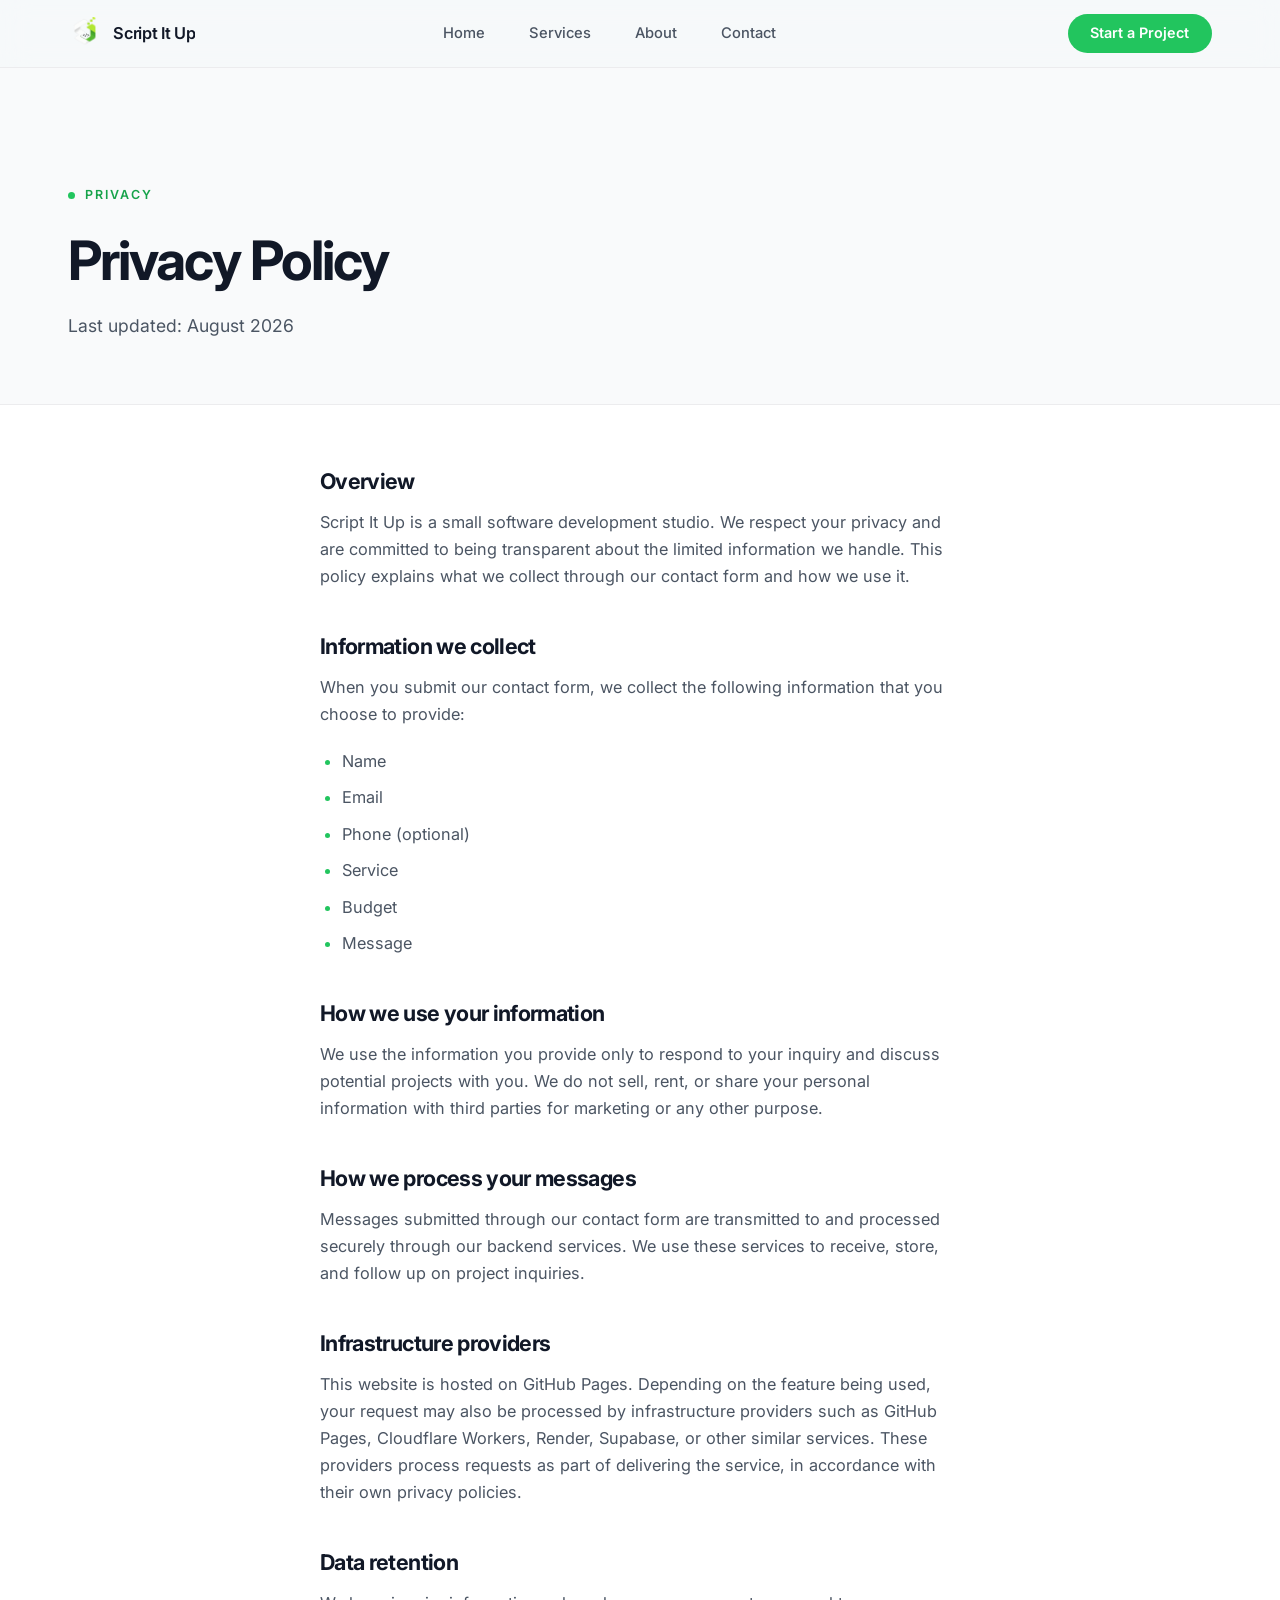
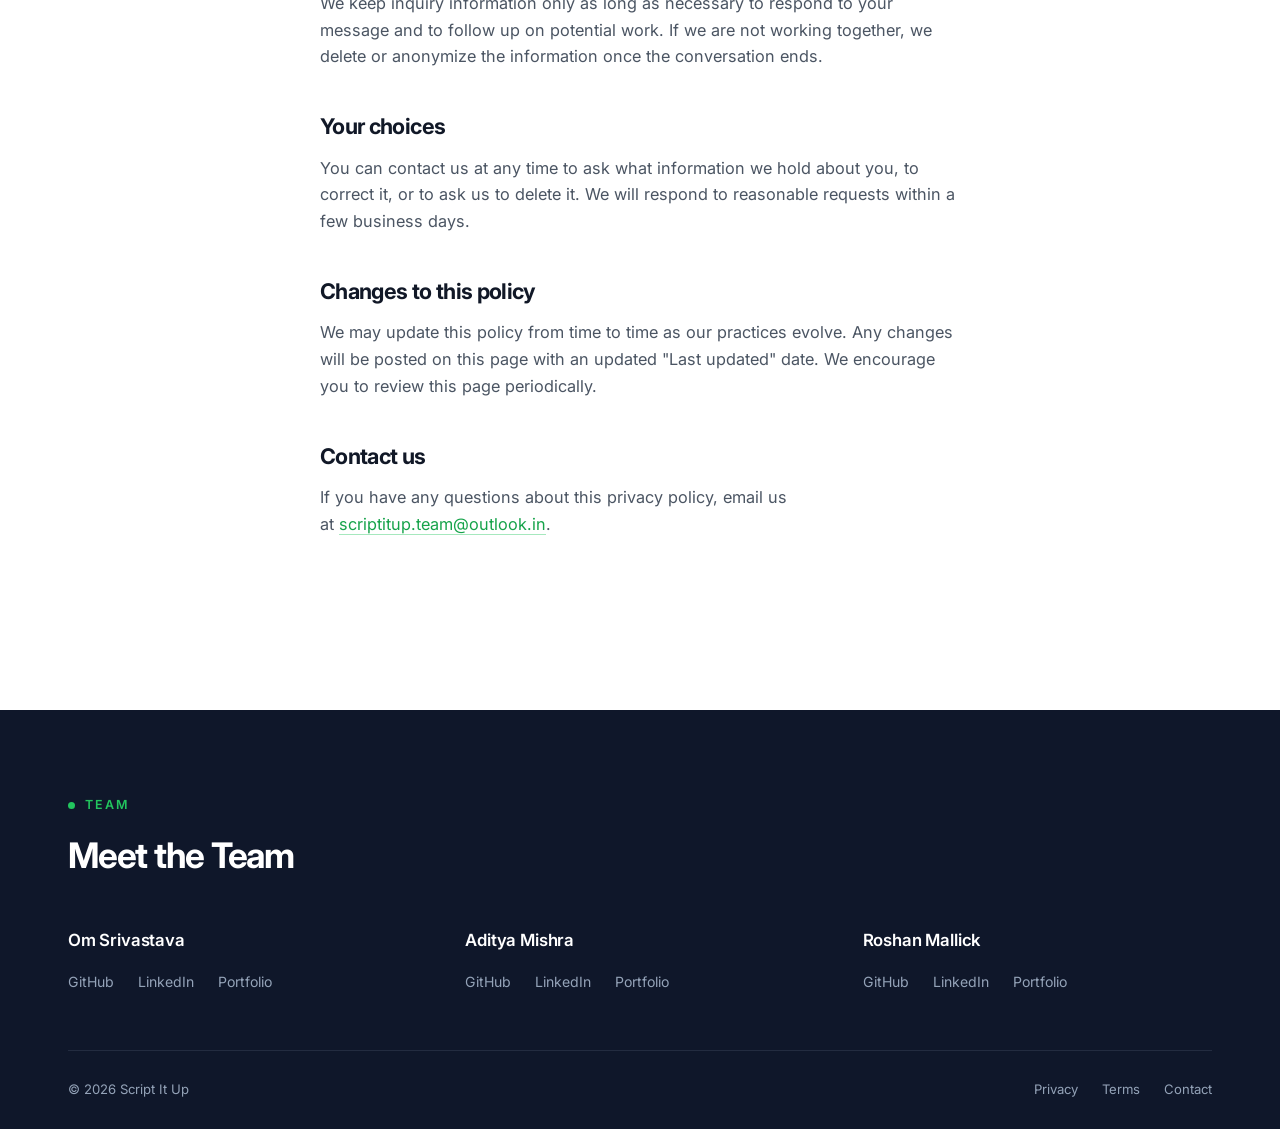
<file: privacy.html>
<!DOCTYPE html>
<html lang="en">
<head>
    <meta charset="UTF-8">
    <meta name="viewport" content="width=device-width, initial-scale=1.0">
    <meta name="description" content="Script It Up Privacy Policy — how we collect, use, and protect information submitted through our contact form.">
    <meta name="author" content="Script It Up">
    <meta name="robots" content="index, follow">
    <meta name="theme-color" content="#0F172A">
    <meta name="color-scheme" content="light">

    <title>Privacy Policy — Script It Up</title>

    <link rel="icon" type="image/svg+xml" href="assets/favicon.svg">
    <link rel="icon" type="image/x-icon" href="assets/favicon.ico">
    <link rel="shortcut icon" href="assets/favicon.ico">
    <link rel="apple-touch-icon" href="assets/apple-touch-icon.png">
    <link rel="canonical" href="https://scriptitup.github.io/privacy.html">
    <link rel="sitemap" type="application/xml" title="Sitemap" href="sitemap.xml">

    <meta property="og:type" content="website">
    <meta property="og:site_name" content="Script It Up">
    <meta property="og:title" content="Privacy Policy — Script It Up">
    <meta property="og:description" content="How Script It Up collects, uses, and protects the information you share with us.">
    <meta property="og:url" content="https://scriptitup.github.io/privacy.html">
    <meta property="og:image" content="https://scriptitup.github.io/assets/logo.png">

    <meta name="twitter:card" content="summary_large_image">
    <meta name="twitter:title" content="Privacy Policy — Script It Up">
    <meta name="twitter:description" content="How Script It Up collects, uses, and protects the information you share with us.">
    <meta name="twitter:image" content="https://scriptitup.github.io/assets/logo.png">

    <link rel="preconnect" href="https://fonts.googleapis.com">
    <link rel="preconnect" href="https://fonts.gstatic.com" crossorigin>
    <link href="https://fonts.googleapis.com/css2?family=Inter:wght@400;500;600;700;800&display=swap" rel="stylesheet">
    <link rel="stylesheet" href="style.css">
    <noscript><style>.reveal{opacity:1;transform:none}</style></noscript>
</head>
<body>
    <a class="skip-link" href="#main">Skip to content</a>

    <header class="site-header" id="site-header">
        <nav class="nav container" aria-label="Main navigation">
            <a class="brand" href="./" aria-label="Script It Up home">
                <img class="brand-logo" src="assets/logo-mark.png" alt="" width="36" height="36">
                <span class="brand-name">Script It Up</span>
            </a>

            <ul class="nav-links" id="nav-links">
                <li><a class="nav-link" href="./#home">Home</a></li>
                <li><a class="nav-link" href="./#services">Services</a></li>
                <li><a class="nav-link" href="./#about">About</a></li>
                <li><a class="nav-link" href="contact.html">Contact</a></li>
                <li><a class="btn btn-primary nav-cta-mobile" href="contact.html">Start a Project</a></li>
            </ul>

            <a class="btn btn-primary nav-cta" href="contact.html">Start a Project</a>

            <button class="nav-toggle" id="nav-toggle" type="button" aria-expanded="false" aria-controls="nav-links" aria-label="Toggle navigation menu">
                <span class="nav-toggle-bar"></span>
                <span class="nav-toggle-bar"></span>
                <span class="nav-toggle-bar"></span>
            </button>
        </nav>
    </header>

    <main id="main">
        <section class="page-hero">
            <div class="container">
                <p class="eyebrow reveal">Privacy</p>
                <h1 class="page-title reveal">Privacy Policy</h1>
                <p class="page-lead reveal">Last updated: August 2026</p>
            </div>
        </section>

        <section class="page-section">
            <div class="container page-body">
                <h2>Overview</h2>
                <p>Script It Up is a small software development studio. We respect your privacy and are committed to being transparent about the limited information we handle. This policy explains what we collect through our contact form and how we use it.</p>

                <h2>Information we collect</h2>
                <p>When you submit our contact form, we collect the following information that you choose to provide:</p>
                <ul>
                    <li>Name</li>
                    <li>Email</li>
                    <li>Phone (optional)</li>
                    <li>Service</li>
                    <li>Budget</li>
                    <li>Message</li>
                </ul>

                <h2>How we use your information</h2>
                <p>We use the information you provide only to respond to your inquiry and discuss potential projects with you. We do not sell, rent, or share your personal information with third parties for marketing or any other purpose.</p>

                <h2>How we process your messages</h2>
                <p>Messages submitted through our contact form are transmitted to and processed securely through our backend services. We use these services to receive, store, and follow up on project inquiries.</p>

                <h2>Infrastructure providers</h2>
                <p>This website is hosted on GitHub Pages. Depending on the feature being used, your request may also be processed by infrastructure providers such as GitHub Pages, Cloudflare Workers, Render, Supabase, or other similar services. These providers process requests as part of delivering the service, in accordance with their own privacy policies.</p>

                <h2>Data retention</h2>
                <p>We keep inquiry information only as long as necessary to respond to your message and to follow up on potential work. If we are not working together, we delete or anonymize the information once the conversation ends.</p>

                <h2>Your choices</h2>
                <p>You can contact us at any time to ask what information we hold about you, to correct it, or to ask us to delete it. We will respond to reasonable requests within a few business days.</p>

                <h2>Changes to this policy</h2>
                <p>We may update this policy from time to time as our practices evolve. Any changes will be posted on this page with an updated "Last updated" date. We encourage you to review this page periodically.</p>

                <h2>Contact us</h2>
                <p>If you have any questions about this privacy policy, email us at <a href="mailto:scriptitup.team@outlook.in">scriptitup.team@outlook.in</a>.</p>
            </div>
        </section>
    </main>

    <footer class="site-footer">
        <div class="container">
            <div class="footer-team-head">
                <p class="eyebrow">Team</p>
                <h2 class="footer-team-title">Meet the Team</h2>
            </div>

            <div class="team-grid">
                <div class="team-member">
                    <h3 class="team-name">Om Srivastava</h3>
                    <ul class="team-links">
                        <li><a href="https://github.com/Om-Srivastava-6" target="_blank" rel="noopener noreferrer">GitHub</a></li>
                        <li><a href="https://www.linkedin.com/in/om-srivastava-6a209429b/" target="_blank" rel="noopener noreferrer">LinkedIn</a></li>
                        <li><a href="https://om-srivastava-6.github.io/" target="_blank" rel="noopener noreferrer">Portfolio</a></li>
                    </ul>
                </div>

                <div class="team-member">
                    <h3 class="team-name">Aditya Mishra</h3>
                    <ul class="team-links">
                        <li><a href="https://github.com/AdityaMishra2007-codes" target="_blank" rel="noopener noreferrer">GitHub</a></li>
                        <li><a href="https://www.linkedin.com/in/adityamishra2006/" target="_blank" rel="noopener noreferrer">LinkedIn</a></li>
                        <li><a href="https://adityamishra2007-codes.github.io/" target="_blank" rel="noopener noreferrer">Portfolio</a></li>
                    </ul>
                </div>

                <div class="team-member">
                    <h3 class="team-name">Roshan Mallick</h3>
                    <ul class="team-links">
                        <li><a href="https://github.com/Roshan-Mallick" target="_blank" rel="noopener noreferrer">GitHub</a></li>
                        <li><a href="https://www.linkedin.com/in/roshan-mallick-2b816a2b8/" target="_blank" rel="noopener noreferrer">LinkedIn</a></li>
                        <li><a href="https://roshan-mallick.github.io/" target="_blank" rel="noopener noreferrer">Portfolio</a></li>
                    </ul>
                </div>
            </div>

            <div class="footer-bottom">
                <p>&copy; <span id="year">2026</span> Script It Up</p>
                <ul class="footer-legal">
                    <li><a href="privacy.html">Privacy</a></li>
                    <li><a href="terms.html">Terms</a></li>
                    <li><a href="contact.html">Contact</a></li>
                </ul>
            </div>
        </div>
    </footer>

    <script src="script.js"></script>
</body>
</html>
</file>
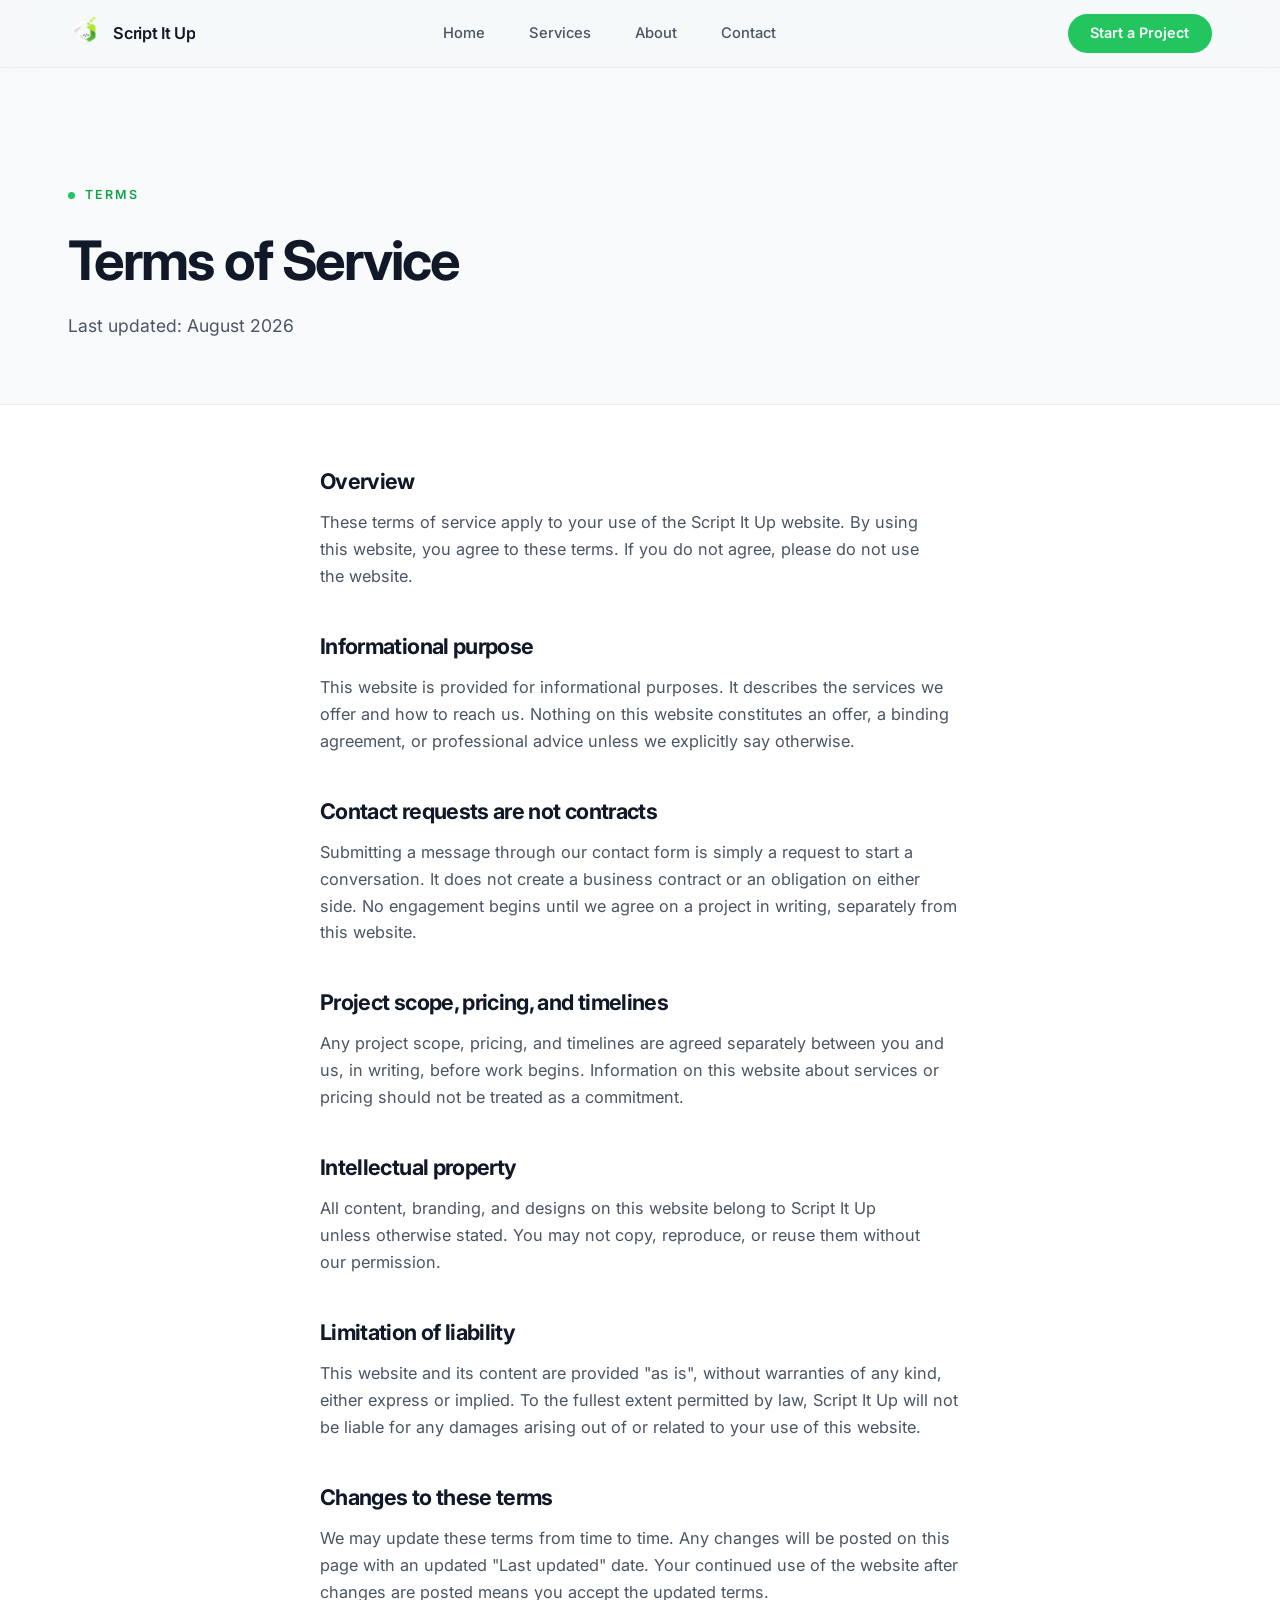
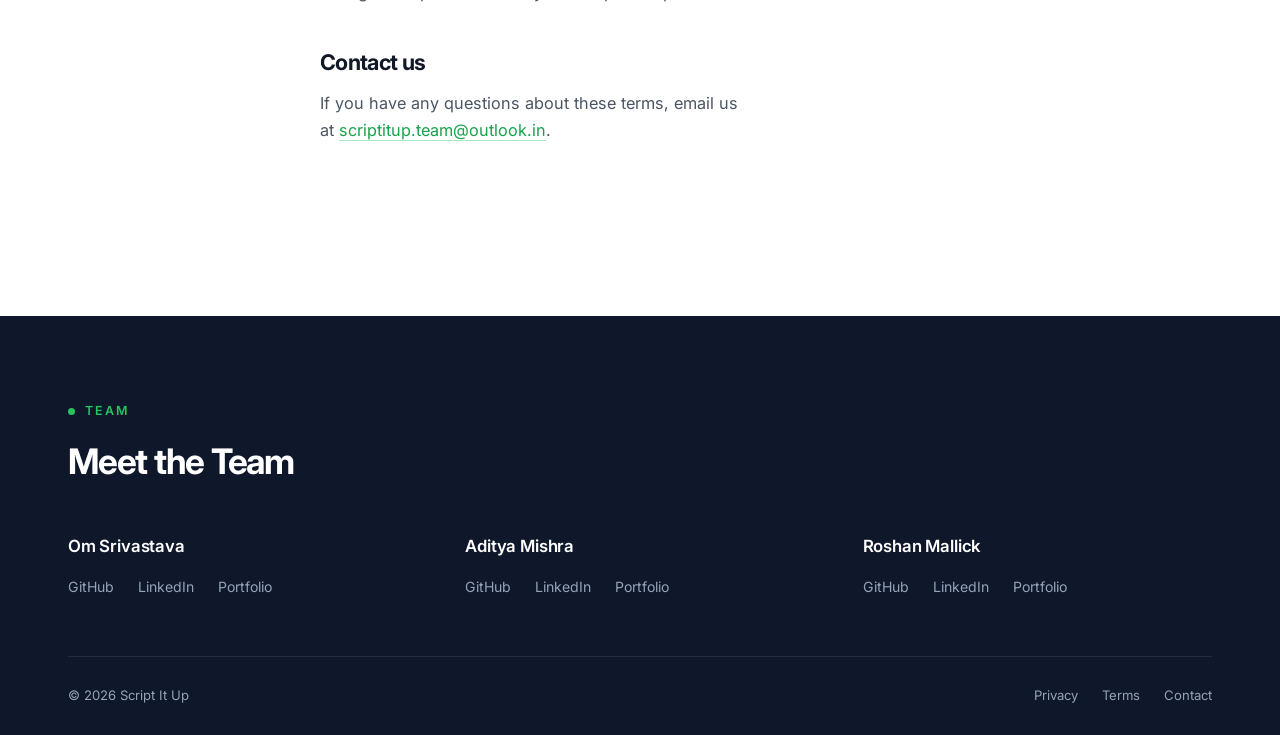
<file: terms.html>
<!DOCTYPE html>
<html lang="en">
<head>
    <meta charset="UTF-8">
    <meta name="viewport" content="width=device-width, initial-scale=1.0">
    <meta name="description" content="Script It Up Terms of Service — the terms that apply when you use the Script It Up website and contact us.">
    <meta name="author" content="Script It Up">
    <meta name="robots" content="index, follow">
    <meta name="theme-color" content="#0F172A">
    <meta name="color-scheme" content="light">

    <title>Terms of Service — Script It Up</title>

    <link rel="icon" type="image/svg+xml" href="assets/favicon.svg">
    <link rel="icon" type="image/x-icon" href="assets/favicon.ico">
    <link rel="shortcut icon" href="assets/favicon.ico">
    <link rel="apple-touch-icon" href="assets/apple-touch-icon.png">
    <link rel="canonical" href="https://scriptitup.github.io/terms.html">
    <link rel="sitemap" type="application/xml" title="Sitemap" href="sitemap.xml">

    <meta property="og:type" content="website">
    <meta property="og:site_name" content="Script It Up">
    <meta property="og:title" content="Terms of Service — Script It Up">
    <meta property="og:description" content="The terms that apply when you use the Script It Up website.">
    <meta property="og:url" content="https://scriptitup.github.io/terms.html">
    <meta property="og:image" content="https://scriptitup.github.io/assets/logo.png">

    <meta name="twitter:card" content="summary_large_image">
    <meta name="twitter:title" content="Terms of Service — Script It Up">
    <meta name="twitter:description" content="The terms that apply when you use the Script It Up website.">
    <meta name="twitter:image" content="https://scriptitup.github.io/assets/logo.png">

    <link rel="preconnect" href="https://fonts.googleapis.com">
    <link rel="preconnect" href="https://fonts.gstatic.com" crossorigin>
    <link href="https://fonts.googleapis.com/css2?family=Inter:wght@400;500;600;700;800&display=swap" rel="stylesheet">
    <link rel="stylesheet" href="style.css">
    <noscript><style>.reveal{opacity:1;transform:none}</style></noscript>
</head>
<body>
    <a class="skip-link" href="#main">Skip to content</a>

    <header class="site-header" id="site-header">
        <nav class="nav container" aria-label="Main navigation">
            <a class="brand" href="./" aria-label="Script It Up home">
                <img class="brand-logo" src="assets/logo-mark.png" alt="" width="36" height="36">
                <span class="brand-name">Script It Up</span>
            </a>

            <ul class="nav-links" id="nav-links">
                <li><a class="nav-link" href="./#home">Home</a></li>
                <li><a class="nav-link" href="./#services">Services</a></li>
                <li><a class="nav-link" href="./#about">About</a></li>
                <li><a class="nav-link" href="contact.html">Contact</a></li>
                <li><a class="btn btn-primary nav-cta-mobile" href="contact.html">Start a Project</a></li>
            </ul>

            <a class="btn btn-primary nav-cta" href="contact.html">Start a Project</a>

            <button class="nav-toggle" id="nav-toggle" type="button" aria-expanded="false" aria-controls="nav-links" aria-label="Toggle navigation menu">
                <span class="nav-toggle-bar"></span>
                <span class="nav-toggle-bar"></span>
                <span class="nav-toggle-bar"></span>
            </button>
        </nav>
    </header>

    <main id="main">
        <section class="page-hero">
            <div class="container">
                <p class="eyebrow reveal">Terms</p>
                <h1 class="page-title reveal">Terms of Service</h1>
                <p class="page-lead reveal">Last updated: August 2026</p>
            </div>
        </section>

        <section class="page-section">
            <div class="container page-body">
                <h2>Overview</h2>
                <p>These terms of service apply to your use of the Script It Up website. By using this website, you agree to these terms. If you do not agree, please do not use the website.</p>

                <h2>Informational purpose</h2>
                <p>This website is provided for informational purposes. It describes the services we offer and how to reach us. Nothing on this website constitutes an offer, a binding agreement, or professional advice unless we explicitly say otherwise.</p>

                <h2>Contact requests are not contracts</h2>
                <p>Submitting a message through our contact form is simply a request to start a conversation. It does not create a business contract or an obligation on either side. No engagement begins until we agree on a project in writing, separately from this website.</p>

                <h2>Project scope, pricing, and timelines</h2>
                <p>Any project scope, pricing, and timelines are agreed separately between you and us, in writing, before work begins. Information on this website about services or pricing should not be treated as a commitment.</p>

                <h2>Intellectual property</h2>
                <p>All content, branding, and designs on this website belong to Script It Up unless otherwise stated. You may not copy, reproduce, or reuse them without our permission.</p>

                <h2>Limitation of liability</h2>
                <p>This website and its content are provided "as is", without warranties of any kind, either express or implied. To the fullest extent permitted by law, Script It Up will not be liable for any damages arising out of or related to your use of this website.</p>

                <h2>Changes to these terms</h2>
                <p>We may update these terms from time to time. Any changes will be posted on this page with an updated "Last updated" date. Your continued use of the website after changes are posted means you accept the updated terms.</p>

                <h2>Contact us</h2>
                <p>If you have any questions about these terms, email us at <a href="mailto:scriptitup.team@outlook.in">scriptitup.team@outlook.in</a>.</p>
            </div>
        </section>
    </main>

    <footer class="site-footer">
        <div class="container">
            <div class="footer-team-head">
                <p class="eyebrow">Team</p>
                <h2 class="footer-team-title">Meet the Team</h2>
            </div>

            <div class="team-grid">
                <div class="team-member">
                    <h3 class="team-name">Om Srivastava</h3>
                    <ul class="team-links">
                        <li><a href="https://github.com/Om-Srivastava-6" target="_blank" rel="noopener noreferrer">GitHub</a></li>
                        <li><a href="https://www.linkedin.com/in/om-srivastava-6a209429b/" target="_blank" rel="noopener noreferrer">LinkedIn</a></li>
                        <li><a href="https://om-srivastava-6.github.io/" target="_blank" rel="noopener noreferrer">Portfolio</a></li>
                    </ul>
                </div>

                <div class="team-member">
                    <h3 class="team-name">Aditya Mishra</h3>
                    <ul class="team-links">
                        <li><a href="https://github.com/AdityaMishra2007-codes" target="_blank" rel="noopener noreferrer">GitHub</a></li>
                        <li><a href="https://www.linkedin.com/in/adityamishra2006/" target="_blank" rel="noopener noreferrer">LinkedIn</a></li>
                        <li><a href="https://adityamishra2007-codes.github.io/" target="_blank" rel="noopener noreferrer">Portfolio</a></li>
                    </ul>
                </div>

                <div class="team-member">
                    <h3 class="team-name">Roshan Mallick</h3>
                    <ul class="team-links">
                        <li><a href="https://github.com/Roshan-Mallick" target="_blank" rel="noopener noreferrer">GitHub</a></li>
                        <li><a href="https://www.linkedin.com/in/roshan-mallick-2b816a2b8/" target="_blank" rel="noopener noreferrer">LinkedIn</a></li>
                        <li><a href="https://roshan-mallick.github.io/" target="_blank" rel="noopener noreferrer">Portfolio</a></li>
                    </ul>
                </div>
            </div>

            <div class="footer-bottom">
                <p>&copy; <span id="year">2026</span> Script It Up</p>
                <ul class="footer-legal">
                    <li><a href="privacy.html">Privacy</a></li>
                    <li><a href="terms.html">Terms</a></li>
                    <li><a href="contact.html">Contact</a></li>
                </ul>
            </div>
        </div>
    </footer>

    <script src="script.js"></script>
</body>
</html>
</file>
<file: style.css>
/* ============================================================
   Script It Up — Editorial Design System
   Restraint. Typography. Whitespace. Green as an accent only.
   ============================================================ */

/* ---------- Variables ---------- */
:root {
    /* Brand */
    --green: #22C55E;
    --green-dark: #16A34A;
    --green-soft: #F0FDF4;
    --green-ring: rgba(34, 197, 94, 0.14);

    /* Neutrals */
    --ink: #111827;
    --text: #4B5563;
    --muted: #6B7280;
    --faint: #9CA3AF;
    --border: #E5E7EB;
    --border-soft: #ECECEE;
    --bg: #FFFFFF;
    --bg-soft: #F9FAFB;
    --dark: #0F172A;

    /* Shape */
    --radius: 12px;
    --radius-lg: 16px;
    --radius-full: 999px;

    /* Depth — kept minimal */
    --shadow-sm: 0 1px 2px rgba(17, 24, 39, 0.04);
    --shadow-md: 0 12px 32px rgba(17, 24, 39, 0.08);
    --shadow-green: 0 8px 24px rgba(34, 197, 94, 0.28);

    /* Layout */
    --container: 1240px;
    --section-pad: clamp(6.5rem, 13vw, 9.5rem);
    --header-h: 68px;

    /* Type */
    --font: "Inter", -apple-system, BlinkMacSystemFont, "Segoe UI", Roboto, Helvetica, Arial, sans-serif;
    --serif: Georgia, "Times New Roman", serif;

    /* Motion */
    --ease: cubic-bezier(0.22, 1, 0.36, 1);
}

/* ---------- Reset & Base ---------- */
*, *::before, *::after {
    margin: 0;
    padding: 0;
    box-sizing: border-box;
}

html {
    scroll-behavior: smooth;
    scroll-padding-top: calc(var(--header-h) + 12px);
    -webkit-text-size-adjust: 100%;
    overflow-x: clip;
}

body {
    font-family: var(--font);
    font-size: 1rem;
    line-height: 1.65;
    color: var(--text);
    background: var(--bg);
    -webkit-font-smoothing: antialiased;
    text-rendering: optimizeLegibility;
    overflow-x: hidden;
}

img, svg {
    display: block;
    max-width: 100%;
}

a {
    color: inherit;
    text-decoration: none;
}

ul, ol {
    list-style: none;
}

button {
    font: inherit;
    border: none;
    background: none;
    cursor: pointer;
    color: inherit;
}

h1, h2, h3 {
    color: var(--ink);
    line-height: 1.12;
    letter-spacing: -0.03em;
    font-weight: 700;
    text-wrap: balance;
}

p {
    text-wrap: pretty;
}

:focus-visible {
    outline: 2px solid var(--green);
    outline-offset: 3px;
    border-radius: 4px;
}

/* ---------- Layout ---------- */
.container {
    width: 100%;
    max-width: var(--container);
    margin-inline: auto;
    padding-inline: clamp(1.5rem, 5vw, 3rem);
}

.section {
    padding-block: var(--section-pad);
}

.section-head {
    max-width: 640px;
    margin: 0 auto clamp(3rem, 7vw, 5rem);
    text-align: center;
}

.section-title {
    font-size: clamp(2rem, 4vw, 3rem);
    letter-spacing: -0.035em;
}

.section-sub {
    color: var(--muted);
    font-size: 1.06rem;
    margin-top: 1.25rem;
}

/* ---------- Eyebrow ---------- */
.eyebrow {
    display: inline-flex;
    align-items: center;
    font-size: 0.78rem;
    font-weight: 600;
    letter-spacing: 0.16em;
    text-transform: uppercase;
    color: var(--green-dark);
    margin-bottom: 1.75rem;
}

.eyebrow::before {
    content: "";
    width: 7px;
    height: 7px;
    border-radius: 50%;
    background: var(--green);
    margin-right: 0.65rem;
}

/* ---------- Serif Accent ---------- */
.serif {
    font-family: var(--serif);
    font-style: italic;
    font-weight: 400;
    letter-spacing: -0.01em;
    color: var(--green-dark);
}

/* ---------- Buttons ---------- */
.btn {
    display: inline-flex;
    align-items: center;
    justify-content: center;
    gap: 0.5rem;
    font-weight: 600;
    font-size: 0.95rem;
    line-height: 1;
    padding: 0.9rem 1.75rem;
    border-radius: var(--radius-full);
    border: 1px solid transparent;
    transition: transform 0.25s var(--ease), background-color 0.25s, border-color 0.25s, color 0.25s, box-shadow 0.25s;
}

.btn-lg {
    padding: 1.05rem 2.1rem;
    font-size: 1.02rem;
}

.btn-primary {
    background: var(--green);
    color: #fff;
}

.btn-primary:hover {
    background: var(--green-dark);
    transform: translateY(-2px);
    box-shadow: var(--shadow-green);
}

.btn-primary:active {
    transform: translateY(0);
}

.btn-ghost {
    background: var(--bg);
    color: var(--ink);
    border-color: var(--border);
}

.btn-ghost:hover {
    border-color: var(--green);
    color: var(--green-dark);
    transform: translateY(-2px);
}

.btn-block {
    width: 100%;
}

/* ---------- Skip Link ---------- */
.skip-link {
    position: absolute;
    left: 1.25rem;
    top: -100px;
    z-index: 200;
    background: var(--dark);
    color: #fff;
    padding: 0.7rem 1.2rem;
    border-radius: var(--radius);
    transition: top 0.2s;
}

.skip-link:focus {
    top: 1.25rem;
}

/* ---------- Header / Nav ---------- */
.site-header {
    position: fixed;
    inset: 0 0 auto 0;
    z-index: 100;
    height: var(--header-h);
    display: flex;
    align-items: center;
    background: rgba(246, 248, 250, 0.85);
    -webkit-backdrop-filter: blur(14px) saturate(1.5);
    backdrop-filter: blur(14px) saturate(1.5);
    border-bottom: 1px solid var(--border-soft);
    transition: background-color 0.3s, border-color 0.3s, box-shadow 0.3s;
}

.site-header.scrolled {
    background: rgba(255, 255, 255, 0.94);
    box-shadow: 0 1px 0 rgba(17, 24, 39, 0.03);
}

.nav {
    display: flex;
    align-items: center;
    justify-content: space-between;
    gap: 1.5rem;
    min-width: 0;
}

.brand {
    display: inline-flex;
    align-items: center;
    gap: 0.7rem;
    font-weight: 600;
    font-size: 1.02rem;
    letter-spacing: -0.02em;
    color: var(--ink);
    min-width: 0;
}

.brand-name {
    white-space: nowrap;
    overflow: hidden;
    text-overflow: ellipsis;
    min-width: 0;
}

.brand-logo {
    width: 34px;
    height: 34px;
    border-radius: 9px;
}

.nav-links {
    display: flex;
    align-items: center;
    gap: 2.75rem;
}

.nav-link {
    position: relative;
    display: block;
    padding: 0.4rem 0;
    font-size: 0.92rem;
    font-weight: 500;
    color: var(--text);
    transition: color 0.2s;
}

.nav-link::after {
    content: "";
    position: absolute;
    left: 0;
    right: 0;
    bottom: 0;
    height: 1.5px;
    background: var(--green);
    border-radius: 2px;
    transform: scaleX(0);
    transform-origin: left;
    transition: transform 0.3s var(--ease);
}

.nav-link:hover {
    color: var(--ink);
}

.nav-link:hover::after,
.nav-link.active::after {
    transform: scaleX(1);
}

.nav-link.active {
    color: var(--ink);
}

.nav-cta {
    padding: 0.7rem 1.35rem;
    font-size: 0.9rem;
}

.nav-cta-mobile {
    display: none;
}

.nav-toggle {
    display: none;
    flex-direction: column;
    justify-content: center;
    align-items: center;
    gap: 5px;
    width: 44px;
    height: 44px;
    padding: 10px;
    flex-shrink: 0;
    z-index: 300;
    border-radius: var(--radius);
    border: 1px solid var(--border);
    background: var(--bg);
    box-shadow: var(--shadow-sm);
    cursor: pointer;
    transition: background-color 0.2s, border-color 0.2s;
}

.nav-toggle:hover {
    background: var(--bg-soft);
    border-color: var(--faint);
}

.nav-toggle-bar {
    display: block;
    height: 2.5px;
    width: 100%;
    background: var(--ink);
    border-radius: 2.5px;
    transition: transform 0.25s var(--ease), opacity 0.2s;
}

.nav-toggle[aria-expanded="true"] .nav-toggle-bar:nth-child(1) {
    transform: translateY(7px) rotate(45deg);
}

.nav-toggle[aria-expanded="true"] .nav-toggle-bar:nth-child(2) {
    opacity: 0;
}

.nav-toggle[aria-expanded="true"] .nav-toggle-bar:nth-child(3) {
    transform: translateY(-7px) rotate(-45deg);
}

/* ---------- Hero ---------- */
.hero {
    padding-top: calc(var(--header-h) + clamp(5rem, 12vw, 9.5rem));
    padding-bottom: clamp(5rem, 11vw, 8.5rem);
}

.hero-grid {
    display: grid;
    grid-template-columns: repeat(12, 1fr);
    gap: clamp(2.5rem, 5vw, 4.5rem);
    align-items: center;
}

.hero-content {
    grid-column: 1 / span 6;
}

.hero-title {
    font-size: clamp(2.9rem, 6.4vw, 4.5rem);
    line-height: 1.04;
    letter-spacing: -0.04em;
}

.hero-title > span {
    display: block;
}

.hero-title .serif {
    font-size: 1.02em;
}

.hero-subtitle {
    max-width: 550px;
    font-size: 1.16rem;
    color: var(--text);
    margin-top: 1.75rem;
    margin-bottom: 2.5rem;
}

.hero-actions {
    display: flex;
    flex-wrap: wrap;
    gap: 0.9rem;
}

/* ---------- Hero Visual ---------- */
.hero-visual {
    grid-column: 8 / span 5;
    margin-inline: auto;
    width: 100%;
}

.visual-canvas {
    position: relative;
    aspect-ratio: 4 / 3;
    border-radius: var(--radius-lg);
    background: var(--bg-soft);
    border: 1px solid var(--border-soft);
    overflow: hidden;
}

.vc-grid {
    position: absolute;
    inset: 0;
    background-image:
        linear-gradient(to right, rgba(17, 24, 39, 0.045) 1px, transparent 1px),
        linear-gradient(to bottom, rgba(17, 24, 39, 0.045) 1px, transparent 1px);
    background-size: 46px 46px;
    -webkit-mask-image: radial-gradient(120% 120% at 50% 50%, #000 40%, transparent 100%);
    mask-image: radial-gradient(120% 120% at 50% 50%, #000 40%, transparent 100%);
}

.vc-window {
    position: absolute;
    top: 13%;
    left: 9%;
    width: 45%;
    background: var(--bg);
    border: 1px solid var(--border);
    border-radius: 14px;
    padding: 1.05rem 1.15rem;
    box-shadow: var(--shadow-md);
}

.vc-dots {
    display: flex;
    gap: 6px;
    margin-bottom: 1rem;
}

.vc-dots i {
    width: 8px;
    height: 8px;
    border-radius: 50%;
    background: var(--border);
}

.vc-dots i:first-child {
    background: var(--green);
}

.vc-line {
    display: block;
    height: 11px;
    width: 100%;
    border-radius: 99px;
    background: var(--bg-soft);
    border: 1px solid var(--border-soft);
    margin-bottom: 0.6rem;
}

.vc-line-short {
    width: 72%;
}

.vc-line-green {
    width: 52%;
    background: rgba(34, 197, 94, 0.12);
    border-color: rgba(34, 197, 94, 0.28);
}

.vc-rings {
    position: absolute;
    right: 5%;
    bottom: 7%;
    width: 46%;
    aspect-ratio: 1;
}

.ring {
    position: absolute;
    border-radius: 50%;
    border: 1px solid var(--border);
    top: 50%;
    left: 50%;
    transform: translate(-50%, -50%);
}

.ring-1 { width: 100%; height: 100%; }
.ring-2 { width: 68%; height: 68%; }
.ring-3 { width: 36%; height: 36%; }

.ring-dot {
    position: absolute;
    top: 50%;
    left: 50%;
    width: 14px;
    height: 14px;
    border-radius: 50%;
    background: var(--green);
    transform: translate(-50%, -50%);
    box-shadow: 0 0 0 5px rgba(34, 197, 94, 0.14);
}

.vc-square {
    position: absolute;
    top: 18%;
    right: 12%;
    width: 22px;
    height: 22px;
    border: 1.5px solid var(--ink);
    border-radius: 5px;
}

.vc-bar {
    position: absolute;
    bottom: 14%;
    left: 14%;
    width: 26px;
    height: 6px;
    border-radius: 99px;
    background: var(--ink);
    opacity: 0.85;
}

/* ---------- About ---------- */
.about {
    border-top: 1px solid var(--border-soft);
}

.about-grid {
    display: grid;
    grid-template-columns: repeat(12, 1fr);
    gap: clamp(2.5rem, 5vw, 5rem);
}

.about-intro {
    grid-column: 1 / span 5;
}

.about-intro .section-title {
    margin-bottom: 0;
}

.about-body {
    grid-column: 7 / span 6;
    display: grid;
    gap: 1.4rem;
    align-content: start;
}

.about-lead {
    font-size: 1.35rem;
    font-weight: 600;
    color: var(--ink);
    letter-spacing: -0.02em;
    line-height: 1.45;
}

.about-metrics {
    display: grid;
    grid-template-columns: repeat(3, 1fr);
    gap: 1.5rem;
    margin-top: 2.5rem;
    padding-top: 2.5rem;
    border-top: 1px solid var(--border);
}

.metric {
    display: flex;
    flex-direction: column;
    gap: 0.35rem;
}

.metric-number {
    font-size: 2.1rem;
    font-weight: 800;
    letter-spacing: -0.03em;
    color: var(--ink);
}

.metric-label {
    font-size: 0.78rem;
    font-weight: 600;
    letter-spacing: 0.1em;
    text-transform: uppercase;
    color: var(--faint);
}

.about-tech {
    margin-top: 2.5rem;
}

.about-tech-label {
    font-size: 0.78rem;
    font-weight: 600;
    letter-spacing: 0.1em;
    text-transform: uppercase;
    color: var(--faint);
    margin-bottom: 1rem;
}

.tech-list {
    display: flex;
    flex-wrap: wrap;
    gap: 0.55rem;
}

.tech-list li {
    font-size: 0.82rem;
    font-weight: 500;
    color: var(--text);
    border: 1px solid var(--border);
    border-radius: var(--radius-full);
    padding: 0.4rem 0.9rem;
    transition: border-color 0.2s, color 0.2s;
}

.tech-list li:hover {
    border-color: var(--green);
    color: var(--green-dark);
}

/* ---------- Services ---------- */
.services {
    background: var(--bg-soft);
}

.services-grid {
    display: grid;
    grid-template-columns: repeat(2, 1fr);
    column-gap: clamp(2.5rem, 6vw, 5rem);
}

.service-item {
    display: grid;
    grid-template-columns: auto 1fr auto;
    align-items: start;
    gap: 1.4rem;
    padding: 2.4rem 0.25rem;
    border-top: 1px solid var(--border);
}

.service-icon {
    width: 46px;
    height: 46px;
    display: grid;
    place-items: center;
    border-radius: var(--radius);
    background: var(--bg);
    border: 1px solid var(--border);
    color: var(--ink);
    transition: background-color 0.25s, color 0.25s, border-color 0.25s, transform 0.25s var(--ease);
}

.service-icon svg {
    width: 22px;
    height: 22px;
}

.service-copy h3 {
    font-size: 1.3rem;
    letter-spacing: -0.02em;
    margin-bottom: 0.45rem;
    transition: color 0.25s;
}

.service-copy p {
    font-size: 0.95rem;
    color: var(--muted);
    max-width: 30ch;
}

.service-arrow {
    font-size: 1.2rem;
    color: var(--green-dark);
    opacity: 0;
    transform: translateX(-8px);
    transition: opacity 0.25s, transform 0.3s var(--ease);
    margin-top: 0.35rem;
}

.service-item:hover {
    background: rgba(34, 197, 94, 0.035);
}

.service-item:hover .service-icon {
    background: var(--green);
    border-color: var(--green);
    color: #fff;
    transform: translateY(-2px);
}

.service-item:hover .service-copy h3 {
    color: var(--green-dark);
}

.service-item:hover .service-arrow {
    opacity: 1;
    transform: translateX(0);
}

/* ---------- Statement ---------- */
.statement {
    padding-block: clamp(5.5rem, 12vw, 9rem);
    border-bottom: 1px solid var(--border-soft);
}

.statement-text {
    max-width: 920px;
    margin-inline: auto;
    text-align: center;
    font-size: clamp(1.6rem, 3.6vw, 2.6rem);
    font-weight: 600;
    line-height: 1.35;
    letter-spacing: -0.03em;
    color: var(--ink);
}

.statement-text .serif {
    font-size: 1.04em;
}

/* ---------- Process ---------- */
.process-grid {
    display: grid;
    grid-template-columns: repeat(12, 1fr);
    gap: 2.5rem;
    counter-reset: step;
}

.process-step {
    grid-column: span 3;
    border-top: 1px solid var(--border);
    padding-top: 1.6rem;
}

.process-number {
    display: block;
    font-size: 0.85rem;
    font-weight: 700;
    letter-spacing: 0.14em;
    color: var(--green-dark);
    margin-bottom: 1.25rem;
}

.process-step h3 {
    font-size: 1.22rem;
    letter-spacing: -0.02em;
    margin-bottom: 0.5rem;
}

.process-step p {
    font-size: 0.95rem;
    color: var(--muted);
}

/* ---------- Contact ---------- */
.contact {
    background: var(--bg-soft);
    border-top: 1px solid var(--border-soft);
}

.contact-grid {
    display: grid;
    grid-template-columns: repeat(12, 1fr);
    gap: clamp(2.5rem, 6vw, 6rem);
    align-items: start;
}

.contact-intro {
    grid-column: 1 / span 5;
}

.contact-intro .section-title {
    margin-bottom: 1.5rem;
}

.contact-intro > p:not(.eyebrow):not(.section-title):not(.contact-email) {
    color: var(--text);
    font-size: 1.08rem;
    max-width: 30rem;
}

.contact-email {
    margin-top: 2.5rem;
    font-size: 1.15rem;
}

.contact-email a {
    font-weight: 600;
    color: var(--ink);
    border-bottom: 1px solid var(--green);
    padding-bottom: 2px;
    transition: color 0.2s, border-color 0.2s;
}

.contact-email a:hover {
    color: var(--green-dark);
    border-color: transparent;
}

.contact-note {
    display: block;
    font-size: 0.9rem;
    color: var(--faint);
    margin-top: 0.4rem;
}

.contact-form {
    grid-column: 7 / span 6;
    background: var(--bg);
    border: 1px solid var(--border);
    border-radius: var(--radius-lg);
    padding: clamp(1.75rem, 4vw, 2.75rem);
    box-shadow: var(--shadow-sm);
    display: grid;
    gap: 1.5rem;
}

.form-row {
    display: grid;
    grid-template-columns: 1fr 1fr;
    gap: 1.5rem;
}

.field {
    display: flex;
    flex-direction: column;
    gap: 0.55rem;
}

.field label {
    font-size: 0.85rem;
    font-weight: 600;
    color: var(--ink);
}

.field input,
.field textarea {
    width: 100%;
    padding: 0.95rem 1.1rem;
    font: inherit;
    font-size: 0.98rem;
    color: var(--ink);
    background: var(--bg);
    border: 1px solid var(--border);
    border-radius: var(--radius);
    transition: border-color 0.2s, box-shadow 0.2s;
    -webkit-appearance: none;
    appearance: none;
}

.field textarea {
    resize: vertical;
    min-height: 130px;
}

.field input::placeholder,
.field textarea::placeholder {
    color: var(--faint);
}

.field input:hover,
.field textarea:hover {
    border-color: var(--faint);
}

.field input:focus,
.field textarea:focus {
    outline: none;
    border-color: var(--green);
    box-shadow: 0 0 0 4px var(--green-ring);
}

.contact-form .btn[disabled] {
    opacity: 0.6;
    cursor: not-allowed;
    transform: none;
    box-shadow: none;
}

.status {
    font-size: 0.9rem;
    font-weight: 500;
    text-align: center;
    min-height: 1.4em;
}

.status.success {
    color: var(--green-dark);
}

.status.error {
    color: #DC2626;
}

/* ---------- Standalone Pages (Privacy, Terms, Contact) ---------- */
.page-hero {
    padding-top: calc(var(--header-h) + clamp(4rem, 9vw, 7rem));
    padding-bottom: clamp(2.5rem, 5vw, 4rem);
    background: var(--bg-soft);
    border-bottom: 1px solid var(--border-soft);
}

.page-hero .eyebrow {
    margin-bottom: 1.5rem;
}

.page-title {
    font-size: clamp(2.2rem, 5vw, 3.4rem);
    letter-spacing: -0.035em;
    max-width: 16em;
}

.page-lead {
    margin-top: 1.25rem;
    color: var(--text);
    font-size: 1.1rem;
    max-width: 40rem;
}

.page-body {
    max-width: 46rem;
    padding-top: clamp(2.5rem, 5vw, 4rem);
    padding-bottom: var(--section-pad);
}

.page-body h2 {
    font-size: 1.35rem;
    margin: 2.75rem 0 1rem;
    scroll-margin-top: calc(var(--header-h) + 12px);
}

.page-body h2:first-child {
    margin-top: 0;
}

.page-body h3 {
    font-size: 1.05rem;
    margin: 1.75rem 0 0.75rem;
}

.page-body p,
.page-body li {
    color: var(--text);
    font-size: 1.02rem;
}

.page-body p {
    margin-bottom: 1.25rem;
}

.page-body ul,
.page-body ol {
    list-style: disc;
    padding-left: 1.4rem;
    display: grid;
    gap: 0.6rem;
    margin-bottom: 1.5rem;
}

.page-body li::marker {
    color: var(--green);
}

.page-body strong {
    color: var(--ink);
    font-weight: 600;
}

.page-body a {
    color: var(--green-dark);
    border-bottom: 1px solid rgba(34, 197, 94, 0.4);
    transition: border-color 0.2s;
}

.page-body a:hover {
    border-color: transparent;
}

.page-contact {
    background: var(--bg-soft);
    border-top: 1px solid var(--border-soft);
    padding-bottom: var(--section-pad);
}

.contact-socials {
    display: flex;
    flex-wrap: wrap;
    gap: 1.5rem;
    margin-top: 2.25rem;
}

.contact-process {
    list-style: none;
    display: grid;
    gap: 0.75rem;
    margin: 0.25rem 0 1.75rem;
    padding-left: 0;
}

.contact-process li {
    color: var(--text);
    font-size: 1.02rem;
    padding-left: 1.5rem;
    position: relative;
}

.contact-process li::before {
    content: "";
    position: absolute;
    left: 0;
    top: 0.6em;
    width: 8px;
    height: 8px;
    border-radius: 50%;
    background: var(--green);
}

.contact-socials a {
    font-weight: 600;
    color: var(--ink);
    border-bottom: 1px solid var(--green);
    padding-bottom: 2px;
    transition: color 0.2s, border-color 0.2s;
}

.contact-socials a:hover {
    color: var(--green-dark);
    border-color: transparent;
}

/* ---------- Footer ---------- */
.site-footer {
    background: var(--dark);
    color: #94A3B8;
    padding-top: clamp(3.5rem, 7vw, 5rem);
    padding-bottom: 1.75rem;
}

.footer-team-head {
    margin-bottom: clamp(2.25rem, 5vw, 3.5rem);
}

.footer-team-head .eyebrow {
    color: var(--green);
    margin-bottom: 1.25rem;
}

.footer-team-title {
    color: #fff;
    font-size: clamp(1.6rem, 3.5vw, 2.2rem);
    letter-spacing: -0.035em;
}

.team-grid {
    display: grid;
    grid-template-columns: repeat(3, 1fr);
    gap: clamp(2rem, 4vw, 3rem);
    padding-bottom: clamp(2.5rem, 5vw, 3.5rem);
    border-bottom: 1px solid rgba(148, 163, 184, 0.15);
}

.team-name {
    color: #fff;
    font-size: 1.05rem;
    font-weight: 600;
    letter-spacing: -0.01em;
    margin-bottom: 1.1rem;
}

.team-links {
    display: flex;
    flex-wrap: wrap;
    gap: 0.35rem 1.5rem;
}

.team-links a {
    position: relative;
    color: #94A3B8;
    font-size: 0.88rem;
    padding: 0.25rem 0;
    transition: color 0.2s;
}

.team-links a::after {
    content: "";
    position: absolute;
    left: 0;
    right: 0;
    bottom: 0;
    height: 1px;
    background: var(--green);
    transform: scaleX(0);
    transform-origin: left;
    transition: transform 0.3s var(--ease);
}

.team-links a:hover {
    color: var(--green);
}

.team-links a:hover::after {
    transform: scaleX(1);
}

.footer-bottom {
    display: flex;
    justify-content: space-between;
    align-items: center;
    gap: 1rem;
    flex-wrap: wrap;
    padding-top: 1.75rem;
    font-size: 0.82rem;
}

.footer-legal {
    display: flex;
    flex-wrap: wrap;
    gap: 1.5rem;
}

.footer-legal a {
    color: #94A3B8;
    transition: color 0.2s;
}

.footer-legal a:hover {
    color: #fff;
}

/* ---------- Reveal Animations ---------- */
.reveal {
    opacity: 0;
    transform: translateY(26px);
    transition: opacity 0.7s var(--ease), transform 0.7s var(--ease);
    transition-delay: var(--d, 0s);
}

.reveal.in-view {
    opacity: 1;
    transform: none;
}

/* ---------- Responsive ---------- */
@media (min-width: 900px) and (max-width: 1160px) {
    .hero-content,
    .hero-visual {
        grid-column: 1 / -1;
    }

    .hero-visual {
        max-width: 560px;
    }

    .about-intro,
    .contact-intro {
        grid-column: 1 / span 6;
    }

    .about-body,
    .contact-form {
        grid-column: 7 / span 6;
    }
}

@media (max-width: 900px) {
    .hero-grid,
    .about-grid,
    .contact-grid {
        grid-template-columns: 1fr;
        gap: 3rem;
    }

    .hero-content,
    .hero-visual,
    .about-intro,
    .about-body,
    .contact-intro,
    .contact-form {
        grid-column: 1 / -1;
    }

    .hero-visual {
        max-width: 560px;
    }

    .process-step {
        grid-column: span 6;
    }

    .services-grid {
        grid-template-columns: 1fr;
        column-gap: 0;
    }

    .team-grid {
        grid-template-columns: 1fr;
        gap: 2.5rem;
    }
}

@media (max-width: 640px) {
    .form-row {
        grid-template-columns: 1fr;
    }

    .process-step {
        grid-column: span 12;
    }

    .about-metrics {
        grid-template-columns: 1fr;
        gap: 1.25rem;
    }

    .service-item {
        grid-template-columns: auto 1fr;
    }

    .service-arrow {
        display: none;
    }
}

/* ---------- Mobile Nav ---------- */
@media (max-width: 820px) {
    .nav-cta {
        display: none;
    }

    .nav-toggle {
        display: flex;
        margin-left: auto;
    }

    .nav-links {
        position: absolute;
        top: calc(var(--header-h) - 8px);
        left: 1.5rem;
        right: 1.5rem;
        flex-direction: column;
        align-items: stretch;
        gap: 0.15rem;
        background: rgba(255, 255, 255, 0.96);
        -webkit-backdrop-filter: blur(16px);
        backdrop-filter: blur(16px);
        border: 1px solid var(--border);
        border-radius: var(--radius-lg);
        box-shadow: var(--shadow-md);
        padding: 0.9rem;
        opacity: 0;
        transform: translateY(-10px);
        pointer-events: none;
        transition: opacity 0.25s var(--ease), transform 0.25s var(--ease);
    }

    .nav-links.open {
        opacity: 1;
        transform: translateY(0);
        pointer-events: auto;
    }

    .nav-links .nav-link {
        padding: 0.8rem 0.9rem;
        border-radius: var(--radius);
    }

    .nav-links .nav-link::after {
        display: none;
    }

    .nav-cta-mobile {
        display: flex;
        justify-content: center;
        margin-top: 0.6rem;
    }
}

/* ---------- Reduced Motion ---------- */
@media (prefers-reduced-motion: reduce) {
    html {
        scroll-behavior: auto;
    }

    *,
    *::before,
    *::after {
        animation-duration: 0.01ms !important;
        animation-iteration-count: 1 !important;
        transition-duration: 0.01ms !important;
    }

    .reveal {
        opacity: 1;
        transform: none;
    }
}

/* ---------- FAQ ---------- */
.faq-list {
    max-width: 46rem;
    margin: 0 auto;
    display: grid;
    gap: 0.9rem;
}

.faq-item {
    background: var(--bg-soft);
    border: 1px solid var(--border-soft);
    border-radius: var(--radius-lg);
    padding: 0 1.4rem;
    transition: border-color 0.25s, box-shadow 0.25s;
}

.faq-item[open] {
    border-color: rgba(34, 197, 94, 0.45);
    box-shadow: var(--shadow-sm);
}

.faq-item summary {
    display: flex;
    align-items: center;
    justify-content: space-between;
    gap: 1rem;
    cursor: pointer;
    list-style: none;
    font-weight: 600;
    font-size: 1.05rem;
    color: var(--ink);
    padding: 1.15rem 0;
}

.faq-item summary::-webkit-details-marker {
    display: none;
}

.faq-item summary::after {
    content: "+";
    flex-shrink: 0;
    font-size: 1.4rem;
    line-height: 1;
    color: var(--green-dark);
    transition: transform 0.25s var(--ease);
}

.faq-item[open] summary::after {
    transform: rotate(45deg);
}

.faq-item p {
    color: var(--text);
    padding-bottom: 1.15rem;
    font-size: 1.02rem;
}

.faq-item[open] summary {
    border-bottom: 1px solid var(--border-soft);
    margin-bottom: 1.15rem;
}
</file>
<file: chat/chat.css>
/* ============================================================
   Script It Up — Chat Widget UI
   Homepage only. Static UI — no backend logic yet.
   ============================================================ */

.chat-widget {
    position: fixed;
    right: 1.5rem;
    bottom: 1.5rem;
    z-index: 1000;
    font-family: var(--font);
    display: flex;
    flex-direction: column;
    align-items: flex-end;
    gap: 1rem;
}

/* ---------- Launcher ---------- */
.chat-launcher {
    position: relative;
    display: flex;
    align-items: center;
    justify-content: center;
    width: 58px;
    height: 58px;
    border: none;
    border-radius: 50%;
    background: var(--green);
    color: #fff;
    cursor: pointer;
    box-shadow: var(--shadow-green);
    transition: transform 0.25s var(--ease), background-color 0.25s;
}

.chat-launcher:hover {
    background: var(--green-dark);
    transform: translateY(-2px);
}

.chat-launcher svg {
    width: 26px;
    height: 26px;
}

.chat-launcher-close {
    display: none;
}

.chat-widget.open .chat-launcher-icon {
    display: none;
}

.chat-widget.open .chat-launcher-close {
    display: block;
}

.chat-launcher-pulse {
    position: absolute;
    inset: 0;
    border-radius: 50%;
    border: 2px solid rgba(34, 197, 94, 0.35);
    animation: chat-pulse 2.4s var(--ease) infinite;
    pointer-events: none;
}

@keyframes chat-pulse {
    0% {
        transform: scale(1);
        opacity: 1;
    }
    70%,
    100% {
        transform: scale(1.55);
        opacity: 0;
    }
}

/* ---------- Panel ---------- */
.chat-panel {
    position: absolute;
    right: 0;
    bottom: calc(58px + 1rem);
    display: flex;
    flex-direction: column;
    width: min(380px, calc(100vw - 2rem));
    max-height: min(600px, calc(100vh - 8rem));
    background: var(--bg);
    border: 1px solid var(--border-soft);
    border-radius: var(--radius-lg);
    box-shadow: var(--shadow-md);
    overflow: hidden;
    opacity: 0;
    transform: translateY(12px) scale(0.97);
    transform-origin: bottom right;
    pointer-events: none;
    transition: opacity 0.25s var(--ease), transform 0.25s var(--ease);
}

.chat-widget.open .chat-panel {
    opacity: 1;
    transform: translateY(0) scale(1);
    pointer-events: auto;
}

/* ---------- Header ---------- */
.chat-header {
    display: flex;
    align-items: center;
    gap: 0.75rem;
    padding: 1rem 1.25rem;
    background: var(--dark);
    color: #fff;
}

.chat-header-avatar {
    display: flex;
    align-items: center;
    justify-content: center;
    width: 36px;
    height: 36px;
    border-radius: 50%;
    background: rgba(255, 255, 255, 0.12);
    overflow: hidden;
}

.chat-header-avatar img {
    width: 100%;
    height: 100%;
    object-fit: contain;
}

.chat-header-info {
    display: flex;
    flex-direction: column;
    gap: 0.15rem;
    flex: 1;
    min-width: 0;
}

.chat-header-name {
    font-size: 0.95rem;
    font-weight: 700;
    letter-spacing: -0.01em;
    white-space: nowrap;
    overflow: hidden;
    text-overflow: ellipsis;
}

.chat-header-status {
    display: inline-flex;
    align-items: center;
    gap: 0.4rem;
    font-size: 0.75rem;
    font-weight: 500;
    color: rgba(255, 255, 255, 0.7);
}

.chat-header-status .status-dot {
    width: 8px;
    height: 8px;
    border-radius: 50%;
    background: var(--green);
    box-shadow: 0 0 0 0 rgba(34, 197, 94, 0.6);
    animation: chat-status 2s infinite;
}

@keyframes chat-status {
    0% {
        box-shadow: 0 0 0 0 rgba(34, 197, 94, 0.6);
    }
    70% {
        box-shadow: 0 0 0 6px rgba(34, 197, 94, 0);
    }
    100% {
        box-shadow: 0 0 0 0 rgba(34, 197, 94, 0);
    }
}

.chat-close {
    display: flex;
    align-items: center;
    justify-content: center;
    width: 30px;
    height: 30px;
    border: none;
    border-radius: var(--radius-full);
    background: rgba(255, 255, 255, 0.1);
    color: #fff;
    font-size: 1rem;
    line-height: 1;
    cursor: pointer;
    transition: background-color 0.2s;
}

.chat-close:hover {
    background: rgba(255, 255, 255, 0.2);
}

/* ---------- Body / Messages ---------- */
.chat-body {
    display: flex;
    flex-direction: column;
    gap: 0.9rem;
    padding: 1.25rem;
    background: var(--bg-soft);
    overflow-y: auto;
    flex: 1;
    scrollbar-width: thin;
    scrollbar-color: var(--border) transparent;
}

.chat-msg {
    display: flex;
    align-items: flex-end;
    gap: 0.5rem;
    max-width: 85%;
}

.chat-msg-bot {
    align-self: flex-start;
}

.chat-msg-user {
    align-self: flex-end;
}

.chat-msg-avatar {
    display: flex;
    align-items: center;
    justify-content: center;
    width: 26px;
    height: 26px;
    border-radius: 50%;
    background: var(--dark);
    overflow: hidden;
    flex-shrink: 0;
}

.chat-msg-avatar img {
    width: 100%;
    height: 100%;
    object-fit: contain;
}

.chat-bubble {
    padding: 0.65rem 0.9rem;
    font-size: 0.9rem;
    line-height: 1.5;
    border-radius: var(--radius);
    word-break: break-word;
}

.chat-msg-bot .chat-bubble {
    background: var(--bg);
    border: 1px solid var(--border-soft);
    color: var(--text);
    border-bottom-left-radius: 4px;
}

.chat-msg-user .chat-bubble {
    background: var(--green);
    color: #fff;
    border-bottom-right-radius: 4px;
}

/* Typing indicator (for later use) */
.chat-typing {
    display: inline-flex;
    gap: 4px;
    padding: 0.8rem 1rem;
}

.chat-typing i {
    width: 6px;
    height: 6px;
    border-radius: 50%;
    background: var(--faint);
    animation: chat-blink 1.2s infinite;
}

.chat-typing i:nth-child(2) {
    animation-delay: 0.15s;
}

.chat-typing i:nth-child(3) {
    animation-delay: 0.3s;
}

@keyframes chat-blink {
    0%,
    60%,
    100% {
        opacity: 0.35;
        transform: translateY(0);
    }
    30% {
        opacity: 1;
        transform: translateY(-3px);
    }
}

/* ---------- Suggestions ---------- */
.chat-suggestions {
    display: flex;
    flex-wrap: wrap;
    gap: 0.5rem;
    padding: 0 1.25rem 0.75rem;
    background: var(--bg-soft);
}

.chat-chip {
    padding: 0.45rem 0.85rem;
    font-family: var(--font);
    font-size: 0.8rem;
    font-weight: 600;
    color: var(--green-dark);
    background: var(--green-soft);
    border: 1px solid var(--green-ring);
    border-radius: var(--radius-full);
    cursor: pointer;
    transition: background-color 0.2s, color 0.2s, border-color 0.2s;
}

.chat-chip:hover {
    background: var(--green);
    color: #fff;
    border-color: var(--green);
}

/* ---------- Input ---------- */
.chat-form {
    display: flex;
    align-items: center;
    gap: 0.6rem;
    padding: 0.9rem 1.25rem;
    border-top: 1px solid var(--border-soft);
    background: var(--bg);
}

.chat-input {
    flex: 1;
    min-width: 0;
    padding: 0.7rem 1rem;
    font-family: var(--font);
    font-size: 0.9rem;
    color: var(--ink);
    background: var(--bg-soft);
    border: 1px solid var(--border);
    border-radius: var(--radius-full);
    outline: none;
    transition: border-color 0.2s, box-shadow 0.2s;
}

.chat-input::placeholder {
    color: var(--faint);
}

.chat-input:focus {
    border-color: var(--green);
    box-shadow: 0 0 0 3px var(--green-ring);
}

.chat-send {
    display: flex;
    align-items: center;
    justify-content: center;
    width: 40px;
    height: 40px;
    flex-shrink: 0;
    border: none;
    border-radius: 50%;
    background: var(--green);
    color: #fff;
    cursor: pointer;
    transition: background-color 0.2s, transform 0.2s;
}

.chat-send:hover {
    background: var(--green-dark);
    transform: translateY(-1px);
}

.chat-send svg {
    width: 18px;
    height: 18px;
}

/* ---------- Responsive ---------- */
@media (max-width: 480px) {
    .chat-widget {
        right: 1rem;
        bottom: 1rem;
    }

    .chat-panel {
        width: calc(100vw - 2rem);
        max-height: calc(100vh - 6rem);
    }
}

/* ---------- Reduced Motion ---------- */
@media (prefers-reduced-motion: reduce) {
    .chat-launcher-pulse,
    .chat-header-status .status-dot,
    .chat-typing i {
        animation: none;
    }

    .chat-panel,
    .chat-launcher {
        transition: none;
    }
}
</file>
